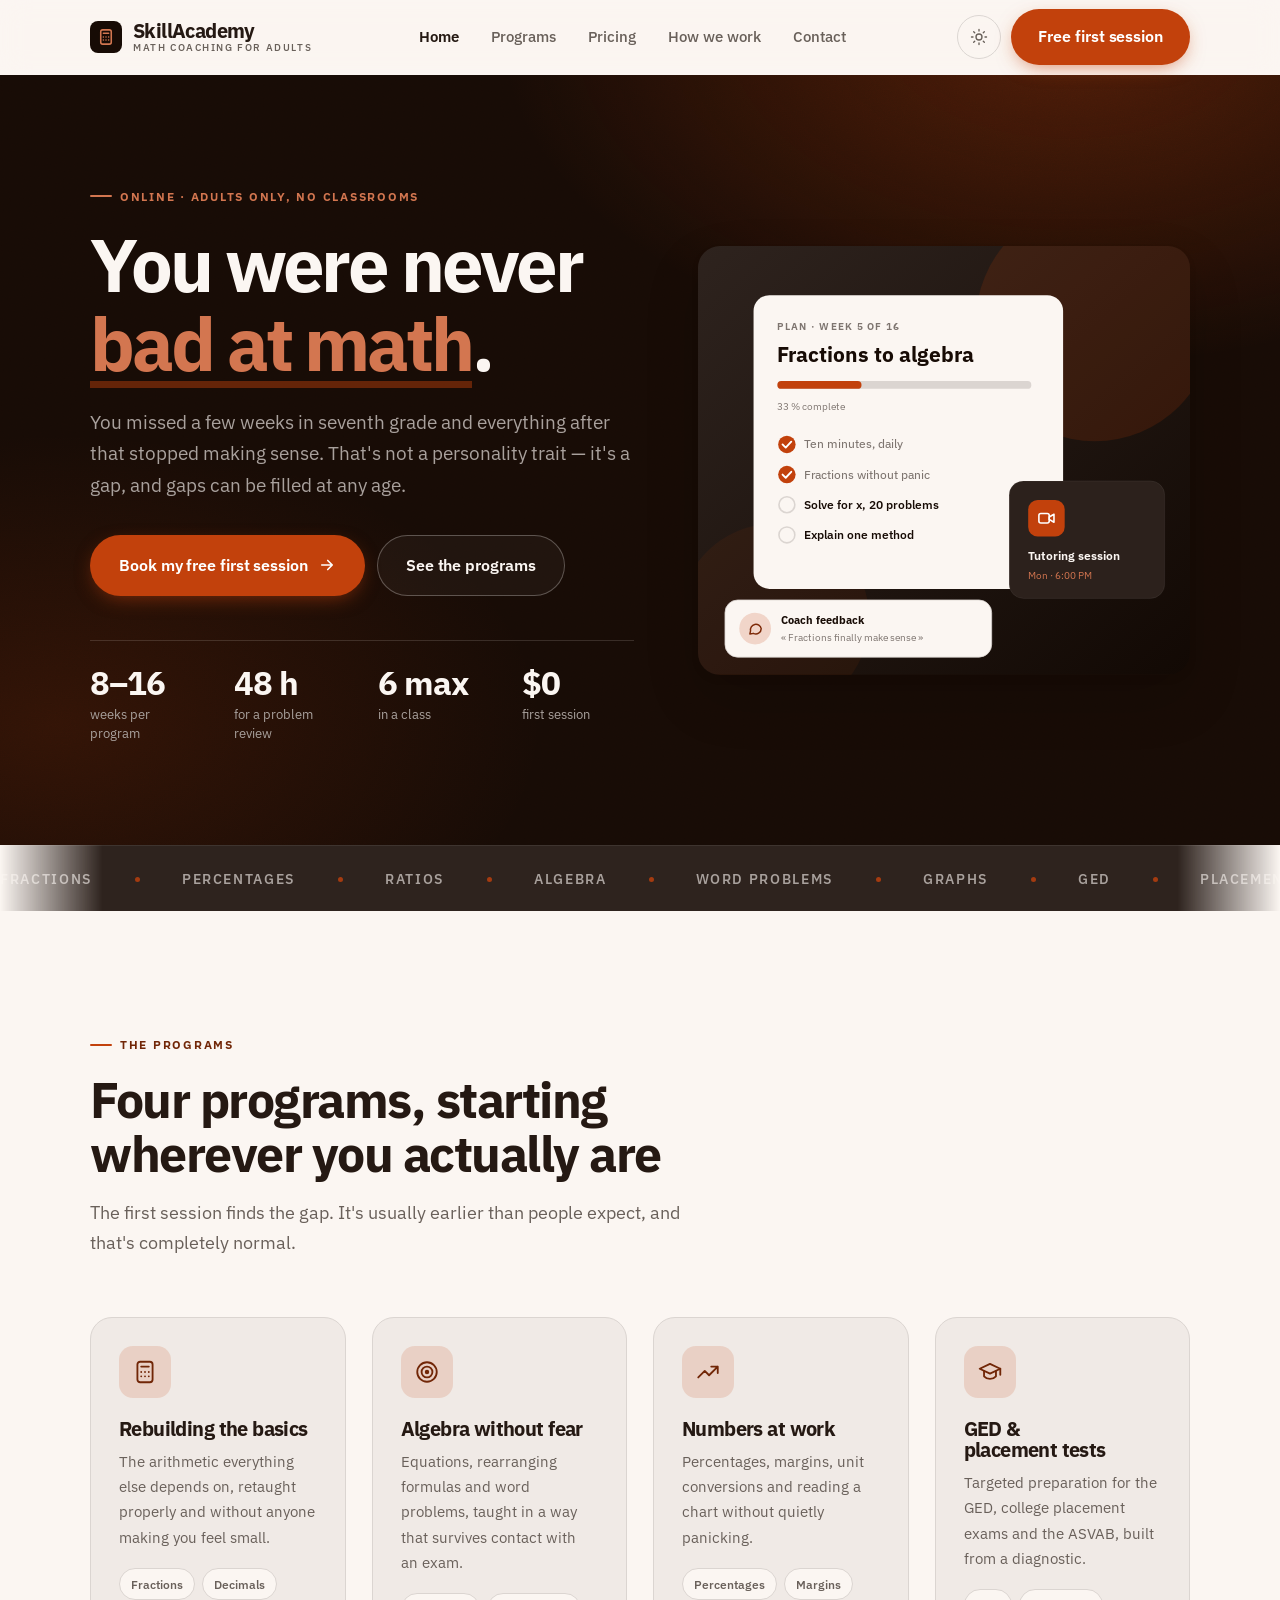
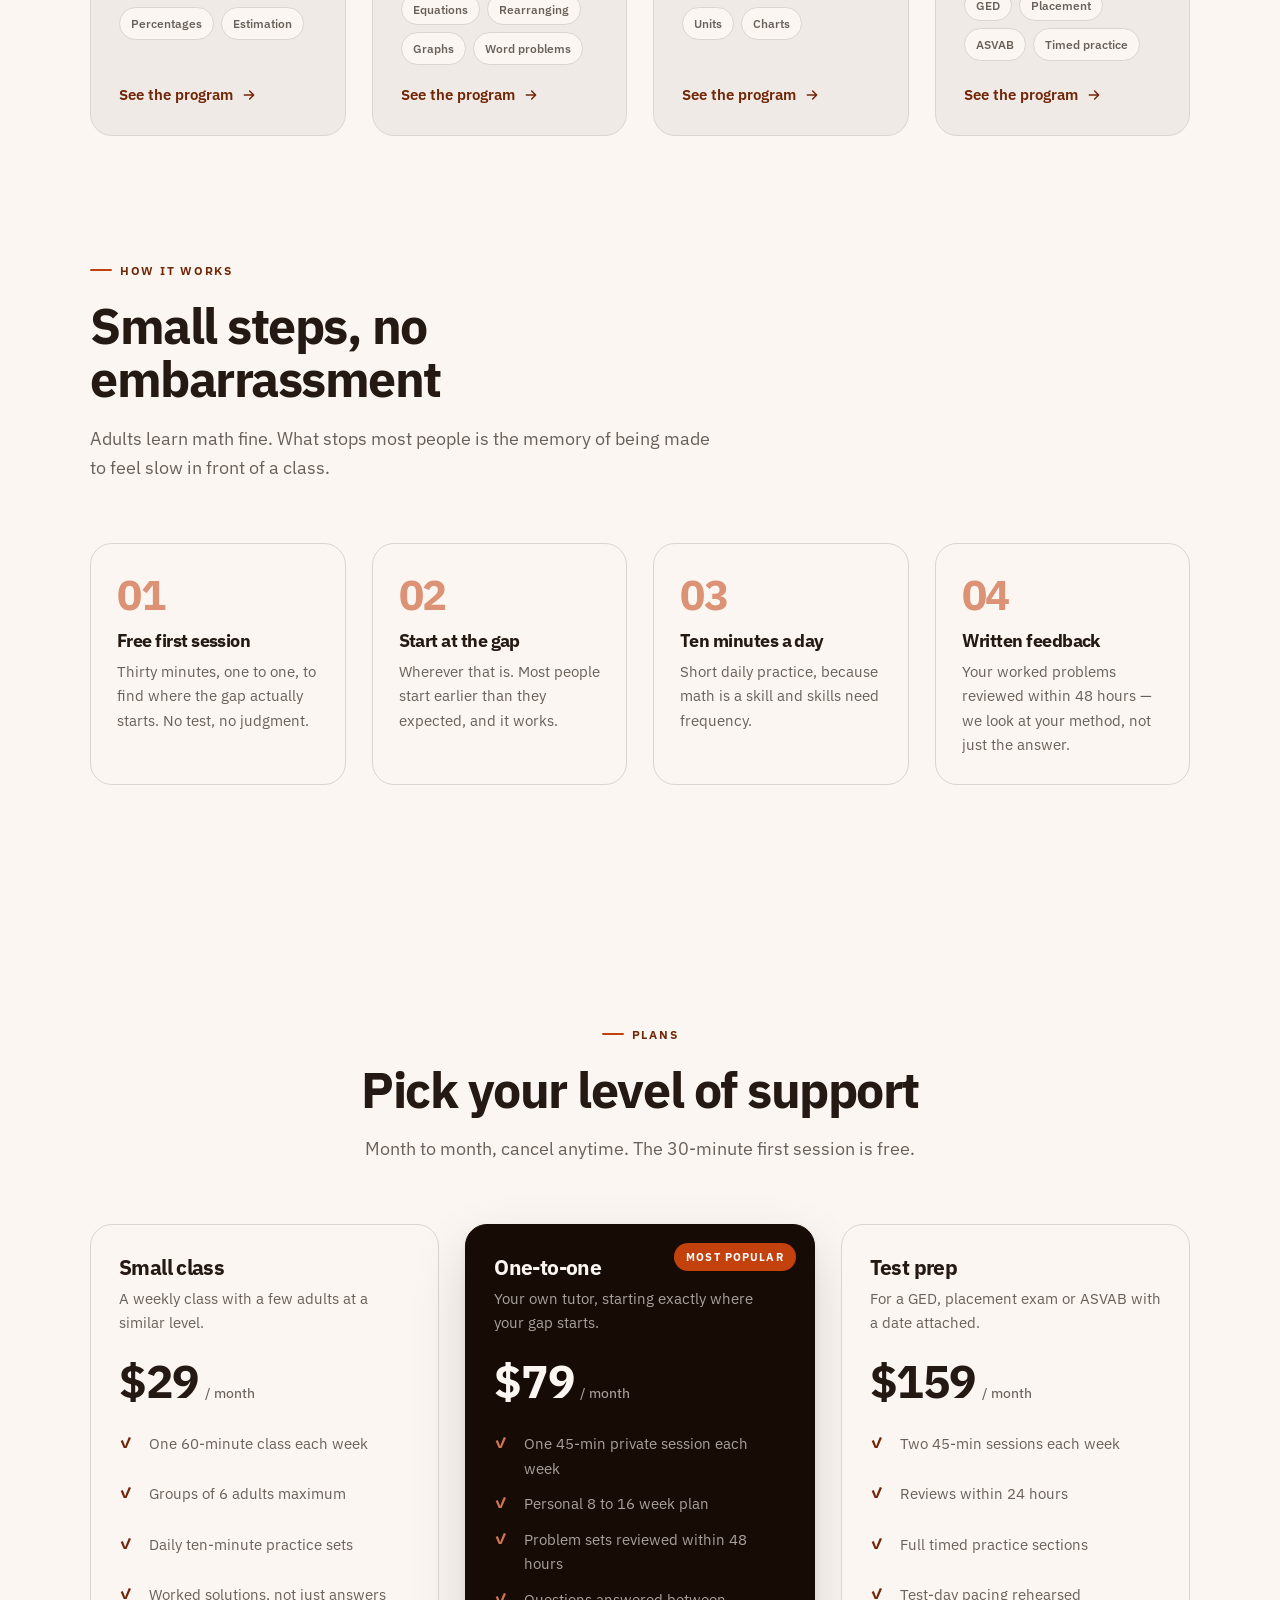
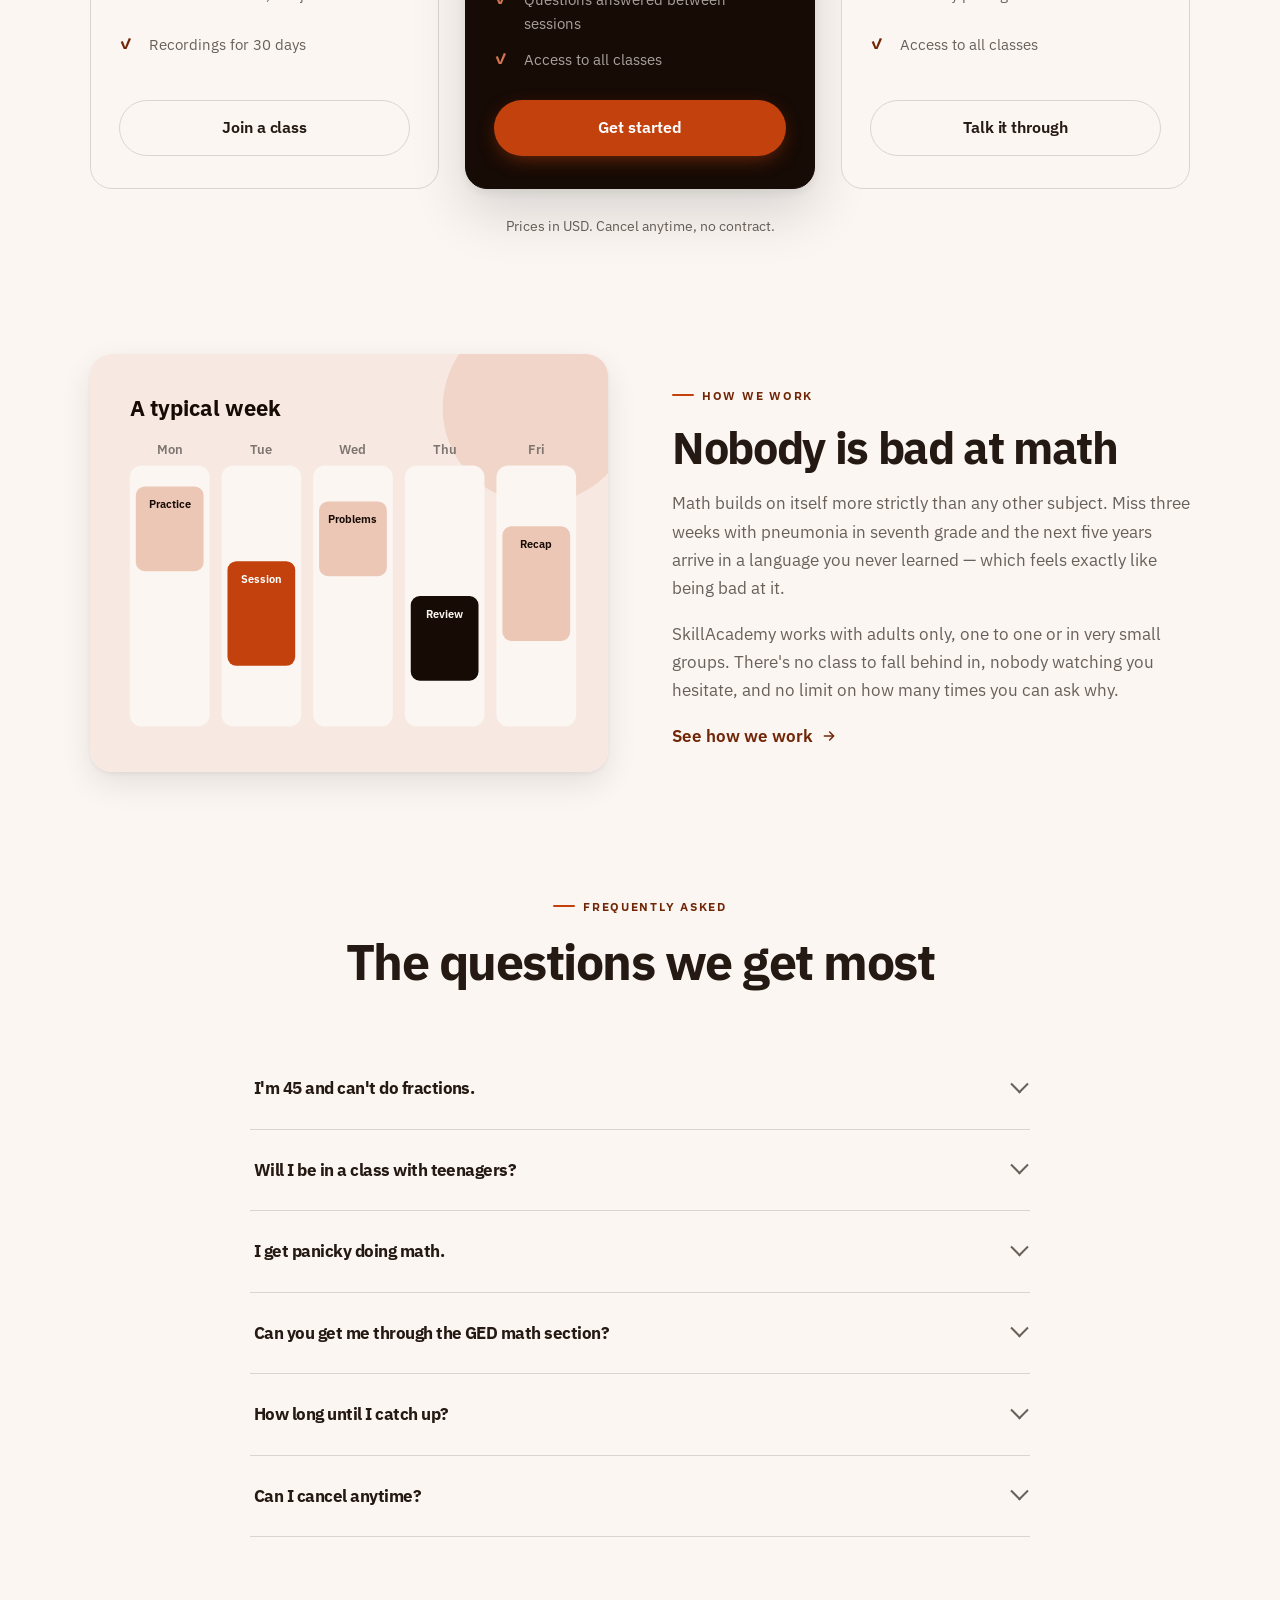
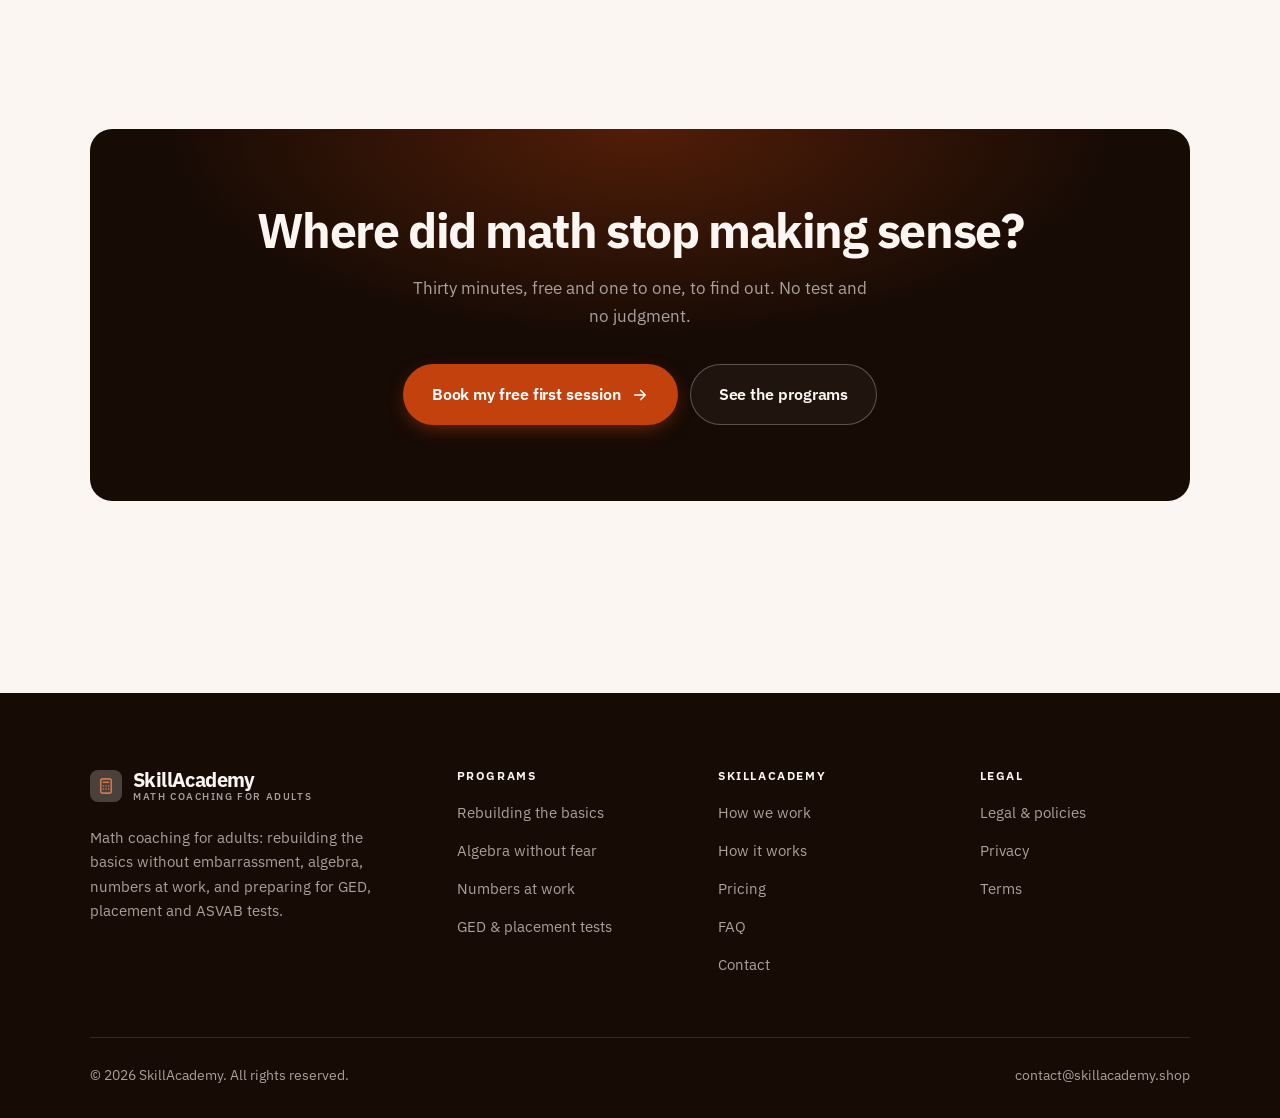
<file: index.html>
<!DOCTYPE html>
<html lang="en" class="no-js">
<head>
<meta charset="utf-8">
<meta name="viewport" content="width=device-width, initial-scale=1">
<title>SkillAcademy — Math coaching for adults who were told they're bad at it</title>
<meta name="description" content="Math coaching for adults: rebuild fractions and percentages, understand algebra, handle numbers at work, prepare for GED or placement tests. Free first session.">
<link rel="canonical" href="https://skillacademy.shop/">

<meta property="og:type" content="website">
<meta property="og:url" content="https://skillacademy.shop/">
<meta property="og:site_name" content="SkillAcademy">
<meta property="og:locale" content="en_US">
<meta property="og:title" content="SkillAcademy — Math coaching for adults who were told they're bad at it">
<meta property="og:description" content="Math coaching for adults: rebuild fractions and percentages, understand algebra, handle numbers at work, prepare for GED or placement tests. Free first session.">
<meta name="theme-color" content="#170b05">

<link rel="icon" href="assets/img/favicon.svg" type="image/svg+xml">
<link rel="preconnect" href="https://fonts.googleapis.com">
<link rel="preconnect" href="https://fonts.gstatic.com" crossorigin>
<link rel="stylesheet" href="https://fonts.googleapis.com/css2?family=IBM+Plex+Sans:wght@400;500;600;700&display=swap">
<link rel="stylesheet" href="assets/css/style.css">

<!-- Thème appliqué avant le premier rendu (évite le flash) -->
<script>
document.documentElement.classList.remove('no-js');
(function(){try{var t=localStorage.getItem('site-theme');if(t){document.documentElement.setAttribute('data-theme',t);}}catch(e){}})();
</script>
<script type="application/ld+json">
{
  "@context": "https://schema.org",
  "@type": "Organization",
  "name": "SkillAcademy",
  "url": "https://skillacademy.shop/",
  "email": "contact@skillacademy.shop",
  "description": "Math coaching for adults: rebuild fractions and percentages, understand algebra, handle numbers at work, prepare for GED or placement tests. Free first session.",
  "areaServed": "US",
  "knowsLanguage": "en"
}
</script>
</head>

<body>
<a class="skip-link" href="#main">Skip to main content</a>

<header class="site-header">
  <nav class="wrap nav" aria-label="Main navigation">
    <a class="brand" href="index.html">
      <svg class="brand__mark" viewBox="0 0 64 64" aria-hidden="true">
        <rect class="bm-bg" width="64" height="64" rx="16"/>
        <g class="bm-ic" transform="translate(14 14) scale(1.5)" fill="none" stroke-width="2.1" stroke-linecap="round" stroke-linejoin="round"><rect x="5" y="2.5" width="14" height="19" rx="2.5"/><path d="M8.5 7h7M8.5 12h.01M12 12h.01M15.5 12h.01M8.5 16h.01M12 16h.01M15.5 16h.01"/></g>
      </svg>
      <span>SkillAcademy<span class="brand__sub">Math coaching for adults</span></span>
    </a>

    <ul class="nav__links" id="nav-links">
      <li><a href="index.html" aria-current="page">Home</a></li>
      <li><a href="programs.html">Programs</a></li>
      <li><a href="index.html#pricing">Pricing</a></li>
      <li><a href="about.html">How we work</a></li>
      <li><a href="contact.html">Contact</a></li>
      <li><a class="btn btn--primary" href="contact.html">Free first session</a></li>
    </ul>

    <div class="nav__cta">
      <button class="theme-toggle" type="button" aria-label="Switch to dark theme">
        <svg class="icon-sun" viewBox="0 0 24 24" fill="none" stroke="currentColor" stroke-width="1.8" stroke-linecap="round" aria-hidden="true"><circle cx="12" cy="12" r="4"/><path d="M12 2v2m0 16v2M2 12h2m16 0h2M4.9 4.9l1.4 1.4m11.4 11.4 1.4 1.4M19.1 4.9l-1.4 1.4M6.3 17.7l-1.4 1.4"/></svg>
        <svg class="icon-moon" viewBox="0 0 24 24" fill="none" stroke="currentColor" stroke-width="1.8" stroke-linecap="round" stroke-linejoin="round" aria-hidden="true"><path d="M21 12.8A9 9 0 1 1 11.2 3a7 7 0 0 0 9.8 9.8z"/></svg>
      </button>
      <a class="btn btn--primary" href="contact.html">Free first session</a>
      <button class="nav__toggle" type="button" aria-expanded="false" aria-controls="nav-links" aria-label="Open menu">
        <svg class="icon-open" viewBox="0 0 24 24" fill="none" stroke="currentColor" stroke-width="2" stroke-linecap="round" aria-hidden="true"><path d="M3 6h18M3 12h18M3 18h18"/></svg>
        <svg class="icon-close" viewBox="0 0 24 24" fill="none" stroke="currentColor" stroke-width="2" stroke-linecap="round" aria-hidden="true"><path d="M6 6l12 12M18 6L6 18"/></svg>
      </button>
    </div>
  </nav>
</header>

<main id="main">

<section class="hero">
  <div class="wrap hero__inner">
    <div>
      <span class="eyebrow hero__eyebrow">Online · Adults only, no classrooms</span>
      <h1>You were never<br> <em>bad at math</em>.</h1>
      <p class="hero__lede">You missed a few weeks in seventh grade and everything after that stopped making sense. That's not a personality trait — it's a gap, and gaps can be filled at any age.</p>

      <div class="hero__actions">
        <a class="btn btn--primary btn--lg" href="contact.html">Book my free first session <svg viewBox="0 0 24 24" fill="none" stroke="currentColor" stroke-width="2.2" stroke-linecap="round" stroke-linejoin="round" aria-hidden="true"><path d="M5 12h14M13 6l6 6-6 6"/></svg></a>
        <a class="btn btn--on-dark btn--lg" href="programs.html">See the programs</a>
      </div>

      <ul class="hero__proof">
        <li><span class="stat__num">8–16</span><span class="stat__label">weeks per program</span></li>
        <li><span class="stat__num">48 h</span><span class="stat__label">for a problem review</span></li>
        <li><span class="stat__num">6 max</span><span class="stat__label">in a class</span></li>
        <li><span class="stat__num">$0</span><span class="stat__label">first session</span></li>
      </ul>
    </div>

    <div class="hero__art">
      <svg viewBox="0 0 620 540" role="img" aria-label="An adult math plan in week 5 of 16, showing this week's work, the next tutoring session and coach feedback.">
        <defs>
          <linearGradient id="hbg" x1="0" y1="0" x2="1" y2="1">
            <stop offset="0" stop-color="#2e231e"/><stop offset="1" stop-color="#120904"/>
          </linearGradient>
        </defs>
        <rect width="620" height="540" rx="22" fill="url(#hbg)"/>
        <circle cx="500" cy="96" r="150" fill="#c2410c" opacity=".16"/>
        <circle cx="96" cy="470" r="120" fill="#c2410c" opacity=".08"/>

        <g style="font-family: var(--font-body)">
          <!-- Carte programme -->
          <rect x="70" y="62" width="390" height="370" rx="20" fill="#fbf6f2"/>
          <text x="100" y="106" font-size="12" font-weight="650" letter-spacing="1.6" fill="#7e7570">PLAN · WEEK 5 OF 16</text>
          <text x="100" y="146" font-size="27" font-weight="700" fill="#170b05" style="font-family: var(--font-display)">Fractions to algebra</text>
          <rect x="100" y="170" width="320" height="10" rx="5" fill="#dbd5d1"/>
          <rect x="100" y="170" width="106" height="10" rx="5" fill="#c2410c"/>
          <text x="100" y="206" font-size="13" fill="#7e7570">33 % complete</text>
          <circle cx="112" cy="250" r="11" fill="#c2410c"/><path d="M106.5 250l4 4 7-7.5" fill="none" stroke="#ffffff" stroke-width="2.4" stroke-linecap="round" stroke-linejoin="round"/><text x="134" y="255" font-size="15.5" fill="#7e7570" font-weight="450">Ten minutes, daily</text>
          <circle cx="112" cy="288" r="11" fill="#c2410c"/><path d="M106.5 288l4 4 7-7.5" fill="none" stroke="#ffffff" stroke-width="2.4" stroke-linecap="round" stroke-linejoin="round"/><text x="134" y="293" font-size="15.5" fill="#7e7570" font-weight="450">Fractions without panic</text>
          <circle cx="112" cy="326" r="10" fill="none" stroke="#dbd5d1" stroke-width="2"/><text x="134" y="331" font-size="15.5" fill="#170b05" font-weight="560">Solve for x, 20 problems</text>
          <circle cx="112" cy="364" r="10" fill="none" stroke="#dbd5d1" stroke-width="2"/><text x="134" y="369" font-size="15.5" fill="#170b05" font-weight="560">Explain one method</text>

          <!-- Carte séance -->
          <rect x="392" y="296" width="196" height="148" rx="18" fill="#2c211c" stroke="#ffffff" stroke-opacity=".08"/>
          <rect x="416" y="320" width="46" height="46" rx="12" fill="#c2410c"/>
          <g transform="translate(427 331)" fill="none" stroke="#ffffff" color="#ffffff" stroke-width="2" stroke-linecap="round" stroke-linejoin="round"><rect x="2.5" y="6" width="13" height="12" rx="2.5"/><path d="M15.5 10.5 21.5 7v10l-6-3.5z"/></g>
          <text x="416" y="396" font-size="15" font-weight="650" fill="#fbf6f2">Tutoring session</text>
          <text x="416" y="420" font-size="13" fill="#d37650">Mon · 6:00 PM</text>

          <!-- Retour du coach -->
          <rect x="34" y="446" width="336" height="72" rx="16" fill="#fbf6f2" stroke="#dbd5d1"/>
          <circle cx="72" cy="482" r="20" fill="#f1d5c9"/>
          <g transform="translate(62 472) scale(.84)" fill="none" stroke="#7e2a08" stroke-width="2.2" stroke-linecap="round" stroke-linejoin="round"><path d="M21 12a8 8 0 0 1-11.6 7.1L4 20l1-4.6A8 8 0 1 1 21 12z"/></g>
          <text x="104" y="476" font-size="13.5" font-weight="700" fill="#170b05">Coach feedback</text>
          <text x="104" y="498" font-size="13" fill="#7e7570">« Fractions finally make sense »</text>
        </g>
      </svg>
    </div>
  </div>
</section>

<div class="marquee" aria-hidden="true">
  <div class="marquee__track"><span>Fractions</span><span>Percentages</span><span>Ratios</span><span>Algebra</span><span>Word problems</span><span>Graphs</span><span>GED</span><span>Placement tests</span><span>ASVAB</span><span>Math anxiety</span><span>Fractions</span><span>Percentages</span><span>Ratios</span><span>Algebra</span><span>Word problems</span><span>Graphs</span><span>GED</span><span>Placement tests</span><span>ASVAB</span><span>Math anxiety</span></div>
</div>

<section class="section wrap" id="programs">
  <div class="section-head reveal">
    <span class="eyebrow">The programs</span>
    <h2>Four programs, starting wherever you actually are</h2>
    <p>The first session finds the gap. It's usually earlier than people expect, and that's completely normal.</p>
  </div>
  <div class="grid grid--4 reveal-group">
    <a class="card" href="programs.html#basics">
      <div class="card__icon"><svg viewBox="0 0 24 24" fill="none" stroke="currentColor" stroke-width="1.7" stroke-linecap="round" stroke-linejoin="round" aria-hidden="true"><rect x="5" y="2.5" width="14" height="19" rx="2.5"/><path d="M8.5 7h7M8.5 12h.01M12 12h.01M15.5 12h.01M8.5 16h.01M12 16h.01M15.5 16h.01"/></svg></div>
      <h3>Rebuilding the basics</h3>
      <p>The arithmetic everything else depends on, retaught properly and without anyone making you feel small.</p>
      <ul class="tags"><li>Fractions</li><li>Decimals</li><li>Percentages</li><li>Estimation</li></ul>
      <span class="arrow-link">See the program <svg viewBox="0 0 24 24" fill="none" stroke="currentColor" stroke-width="2.2" stroke-linecap="round" stroke-linejoin="round" aria-hidden="true"><path d="M5 12h14M13 6l6 6-6 6"/></svg></span>
    </a>
    <a class="card" href="programs.html#algebra">
      <div class="card__icon"><svg viewBox="0 0 24 24" fill="none" stroke="currentColor" stroke-width="1.7" stroke-linecap="round" stroke-linejoin="round" aria-hidden="true"><circle cx="12" cy="12" r="9"/><circle cx="12" cy="12" r="5"/><circle cx="12" cy="12" r="1.2" fill="currentColor"/></svg></div>
      <h3>Algebra without fear</h3>
      <p>Equations, rearranging formulas and word problems, taught in a way that survives contact with an exam.</p>
      <ul class="tags"><li>Equations</li><li>Rearranging</li><li>Graphs</li><li>Word problems</li></ul>
      <span class="arrow-link">See the program <svg viewBox="0 0 24 24" fill="none" stroke="currentColor" stroke-width="2.2" stroke-linecap="round" stroke-linejoin="round" aria-hidden="true"><path d="M5 12h14M13 6l6 6-6 6"/></svg></span>
    </a>
    <a class="card" href="programs.html#work">
      <div class="card__icon"><svg viewBox="0 0 24 24" fill="none" stroke="currentColor" stroke-width="1.7" stroke-linecap="round" stroke-linejoin="round" aria-hidden="true"><path d="M3 17l6-6 4 4 8-8M15 7h6v6"/></svg></div>
      <h3>Numbers at work</h3>
      <p>Percentages, margins, unit conversions and reading a chart without quietly panicking.</p>
      <ul class="tags"><li>Percentages</li><li>Margins</li><li>Units</li><li>Charts</li></ul>
      <span class="arrow-link">See the program <svg viewBox="0 0 24 24" fill="none" stroke="currentColor" stroke-width="2.2" stroke-linecap="round" stroke-linejoin="round" aria-hidden="true"><path d="M5 12h14M13 6l6 6-6 6"/></svg></span>
    </a>
    <a class="card" href="programs.html#tests">
      <div class="card__icon"><svg viewBox="0 0 24 24" fill="none" stroke="currentColor" stroke-width="1.7" stroke-linecap="round" stroke-linejoin="round" aria-hidden="true"><path d="M2.5 9 12 4.5 21.5 9 12 13.5z"/><path d="M6.5 11v5c1.5 1.6 3.4 2.4 5.5 2.4s4-.8 5.5-2.4v-5M21.5 9v5.5"/></svg></div>
      <h3>GED &amp; placement tests</h3>
      <p>Targeted preparation for the GED, college placement exams and the ASVAB, built from a diagnostic.</p>
      <ul class="tags"><li>GED</li><li>Placement</li><li>ASVAB</li><li>Timed practice</li></ul>
      <span class="arrow-link">See the program <svg viewBox="0 0 24 24" fill="none" stroke="currentColor" stroke-width="2.2" stroke-linecap="round" stroke-linejoin="round" aria-hidden="true"><path d="M5 12h14M13 6l6 6-6 6"/></svg></span>
    </a>
  </div>
</section>

<section class="section section--flush wrap" id="how-it-works">
  <div class="section-head reveal">
    <span class="eyebrow">How it works</span>
    <h2>Small steps, no embarrassment</h2>
    <p>Adults learn math fine. What stops most people is the memory of being made to feel slow in front of a class.</p>
  </div>
  <div class="grid grid--4 steps reveal-group">
    <article class="step">
      <h3>Free first session</h3>
      <p>Thirty minutes, one to one, to find where the gap actually starts. No test, no judgment.</p>
    </article>
    <article class="step">
      <h3>Start at the gap</h3>
      <p>Wherever that is. Most people start earlier than they expected, and it works.</p>
    </article>
    <article class="step">
      <h3>Ten minutes a day</h3>
      <p>Short daily practice, because math is a skill and skills need frequency.</p>
    </article>
    <article class="step">
      <h3>Written feedback</h3>
      <p>Your worked problems reviewed within 48 hours — we look at your method, not just the answer.</p>
    </article>
  </div>
</section>

<section class="section wrap" id="pricing">
  <div class="section-head section-head--center reveal">
    <span class="eyebrow">Plans</span>
    <h2>Pick your level of support</h2>
    <p>Month to month, cancel anytime. The 30-minute first session is free.</p>
  </div>
  <div class="grid grid--3 plans reveal-group">
    <article class="plan">
      
      <h3>Small class</h3>
      <p class="plan__desc">A weekly class with a few adults at a similar level.</p>
      <p class="plan__price">$29<span class="plan__period">/ month</span></p>
      <ul class="plan__features">
        <li>One 60-minute class each week</li>
        <li>Groups of 6 adults maximum</li>
        <li>Daily ten-minute practice sets</li>
        <li>Worked solutions, not just answers</li>
        <li>Recordings for 30 days</li>
      </ul>
      <a class="btn btn--ghost btn--block" href="contact.html">Join a class</a>
    </article>
    <article class="plan plan--featured">
      <span class="plan__tag">Most popular</span>
      <h3>One-to-one</h3>
      <p class="plan__desc">Your own tutor, starting exactly where your gap starts.</p>
      <p class="plan__price">$79<span class="plan__period">/ month</span></p>
      <ul class="plan__features">
        <li>One 45-min private session each week</li>
        <li>Personal 8 to 16 week plan</li>
        <li>Problem sets reviewed within 48 hours</li>
        <li>Questions answered between sessions</li>
        <li>Access to all classes</li>
      </ul>
      <a class="btn btn--primary btn--block" href="contact.html">Get started</a>
    </article>
    <article class="plan">
      
      <h3>Test prep</h3>
      <p class="plan__desc">For a GED, placement exam or ASVAB with a date attached.</p>
      <p class="plan__price">$159<span class="plan__period">/ month</span></p>
      <ul class="plan__features">
        <li>Two 45-min sessions each week</li>
        <li>Reviews within 24 hours</li>
        <li>Full timed practice sections</li>
        <li>Test-day pacing rehearsed</li>
        <li>Access to all classes</li>
      </ul>
      <a class="btn btn--ghost btn--block" href="contact.html">Talk it through</a>
    </article>
  </div>
  <p class="plans-note">Prices in USD. Cancel anytime, no contract.</p>
</section>

<section class="section section--flush wrap">
  <div class="split reveal">
    <div class="split__art">
      <svg viewBox="0 0 520 420" role="img" aria-label="Example of a typical week: Practice, Session, Problems, Review, Recap.">
        <rect width="520" height="420" rx="20" fill="#f7e9e2"/>
        <circle cx="450" cy="54" r="96" fill="#c2410c" opacity=".12"/>
        <g style="font-family: var(--font-body)">
        <text x="40" y="62" font-size="22" font-weight="700" fill="#170b05" style="font-family: var(--font-display)">A typical week</text>
        <text x="80" y="100" text-anchor="middle" font-size="13" font-weight="600" fill="#7e7570">Mon</text>
        <rect x="40" y="112" width="80" height="262" rx="12" fill="#fbf6f2"/>
        <rect x="46" y="133" width="68" height="85" rx="9" fill="#ecc7b6"/>
        <text x="80" y="155" text-anchor="middle" font-size="11" font-weight="650" fill="#170b05">Practice</text>
        <text x="172" y="100" text-anchor="middle" font-size="13" font-weight="600" fill="#7e7570">Tue</text>
        <rect x="132" y="112" width="80" height="262" rx="12" fill="#fbf6f2"/>
        <rect x="138" y="208" width="68" height="105" rx="9" fill="#c2410c"/>
        <text x="172" y="230" text-anchor="middle" font-size="11" font-weight="650" fill="#ffffff">Session</text>
        <text x="264" y="100" text-anchor="middle" font-size="13" font-weight="600" fill="#7e7570">Wed</text>
        <rect x="224" y="112" width="80" height="262" rx="12" fill="#fbf6f2"/>
        <rect x="230" y="148" width="68" height="75" rx="9" fill="#ecc7b6"/>
        <text x="264" y="170" text-anchor="middle" font-size="11" font-weight="650" fill="#170b05">Problems</text>
        <text x="356" y="100" text-anchor="middle" font-size="13" font-weight="600" fill="#7e7570">Thu</text>
        <rect x="316" y="112" width="80" height="262" rx="12" fill="#fbf6f2"/>
        <rect x="322" y="243" width="68" height="85" rx="9" fill="#170b05"/>
        <text x="356" y="265" text-anchor="middle" font-size="11" font-weight="650" fill="#fbf6f2">Review</text>
        <text x="448" y="100" text-anchor="middle" font-size="13" font-weight="600" fill="#7e7570">Fri</text>
        <rect x="408" y="112" width="80" height="262" rx="12" fill="#fbf6f2"/>
        <rect x="414" y="173" width="68" height="115" rx="9" fill="#ecc7b6"/>
        <text x="448" y="195" text-anchor="middle" font-size="11" font-weight="650" fill="#170b05">Recap</text>
        </g>
      </svg>
    </div>
    <div>
      <span class="eyebrow">How we work</span>
      <h2>Nobody is bad at math</h2>
      <p>Math builds on itself more strictly than any other subject. Miss three weeks with pneumonia in seventh grade and the next five years arrive in a language you never learned — which feels exactly like being bad at it.</p>
      <p>SkillAcademy works with adults only, one to one or in very small groups. There's no class to fall behind in, nobody watching you hesitate, and no limit on how many times you can ask why.</p>
      <p><a class="arrow-link" href="about.html">See how we work <svg viewBox="0 0 24 24" fill="none" stroke="currentColor" stroke-width="2.2" stroke-linecap="round" stroke-linejoin="round" aria-hidden="true"><path d="M5 12h14M13 6l6 6-6 6"/></svg></a></p>
    </div>
  </div>
</section>

<section class="section section--flush wrap" id="faq">
  <div class="section-head section-head--center reveal">
    <span class="eyebrow">Frequently asked</span>
    <h2>The questions we get most</h2>
  </div>
  <div class="faq reveal">
    <details>
      <summary>I'm 45 and can't do fractions.</summary>
      <p>That's an extremely common starting point here, and not a reflection of your intelligence. Adults usually move faster than teenagers because they know why they're there.</p>
    </details>
    <details>
      <summary>Will I be in a class with teenagers?</summary>
      <p>No. We work with adults only, one to one or in small adult groups.</p>
    </details>
    <details>
      <summary>I get panicky doing math.</summary>
      <p>Math anxiety is real and well documented. We work slowly, without timed pressure at the start, and build confidence before speed. It isn't therapy, and if anxiety goes well beyond math we'll suggest speaking to a professional.</p>
    </details>
    <details>
      <summary>Can you get me through the GED math section?</summary>
      <p>We prepare you thoroughly, but no honest tutor guarantees a pass. We'll tell you plainly whether your test date is realistic.</p>
    </details>
    <details>
      <summary>How long until I catch up?</summary>
      <p>It depends on where the gap starts and how consistently you practice. Ten minutes a day matters more than any single session.</p>
    </details>
    <details>
      <summary>Can I cancel anytime?</summary>
      <p>Yes. No contract, no minimum term. Access stays open until the end of the month you already paid for.</p>
    </details>
  </div>
</section>

<section class="wrap section--tight">
  <div class="cta-band reveal">
    <h2>Where did math stop making sense?</h2>
    <p>Thirty minutes, free and one to one, to find out. No test and no judgment.</p>
    <div class="hero__actions">
      <a class="btn btn--primary btn--lg" href="contact.html">Book my free first session <svg viewBox="0 0 24 24" fill="none" stroke="currentColor" stroke-width="2.2" stroke-linecap="round" stroke-linejoin="round" aria-hidden="true"><path d="M5 12h14M13 6l6 6-6 6"/></svg></a>
      <a class="btn btn--on-dark btn--lg" href="programs.html">See the programs</a>
    </div>
  </div>
</section>

</main>

<footer class="site-footer">
  <div class="wrap">
    <div class="footer__grid">
      <div class="footer__brand">
        <a class="brand" href="index.html">
          <svg class="brand__mark" viewBox="0 0 64 64" aria-hidden="true">
        <rect class="bm-bg" width="64" height="64" rx="16"/>
        <g class="bm-ic" transform="translate(14 14) scale(1.5)" fill="none" stroke-width="2.1" stroke-linecap="round" stroke-linejoin="round"><rect x="5" y="2.5" width="14" height="19" rx="2.5"/><path d="M8.5 7h7M8.5 12h.01M12 12h.01M15.5 12h.01M8.5 16h.01M12 16h.01M15.5 16h.01"/></g>
      </svg>
          <span>SkillAcademy<span class="brand__sub">Math coaching for adults</span></span>
        </a>
        <p>Math coaching for adults: rebuilding the basics without embarrassment, algebra, numbers at work, and preparing for GED, placement and ASVAB tests.</p>
      </div>

      <div class="footer__col">
        <h4>Programs</h4>
        <ul>
          <li><a href="programs.html#basics">Rebuilding the basics</a></li>
          <li><a href="programs.html#algebra">Algebra without fear</a></li>
          <li><a href="programs.html#work">Numbers at work</a></li>
          <li><a href="programs.html#tests">GED &amp; placement tests</a></li>
        </ul>
      </div>

      <div class="footer__col">
        <h4>SkillAcademy</h4>
        <ul>
          <li><a href="about.html">How we work</a></li>
          <li><a href="index.html#how-it-works">How it works</a></li>
          <li><a href="index.html#pricing">Pricing</a></li>
          <li><a href="index.html#faq">FAQ</a></li>
          <li><a href="contact.html">Contact</a></li>
        </ul>
      </div>

      <div class="footer__col">
        <h4>Legal</h4>
        <ul>
          <li><a href="legal.html">Legal &amp; policies</a></li>
          <li><a href="legal.html#privacy">Privacy</a></li>
          <li><a href="legal.html#terms">Terms</a></li>
        </ul>
      </div>
    </div>

    <div class="footer__bottom">
      <p>© <span data-year>2026</span> SkillAcademy. All rights reserved.</p>
      <p><a href="mailto:contact@skillacademy.shop">contact@skillacademy.shop</a></p>
    </div>
  </div>
</footer>

<script src="assets/js/main.js" defer></script>
</body>
</html>
</file>
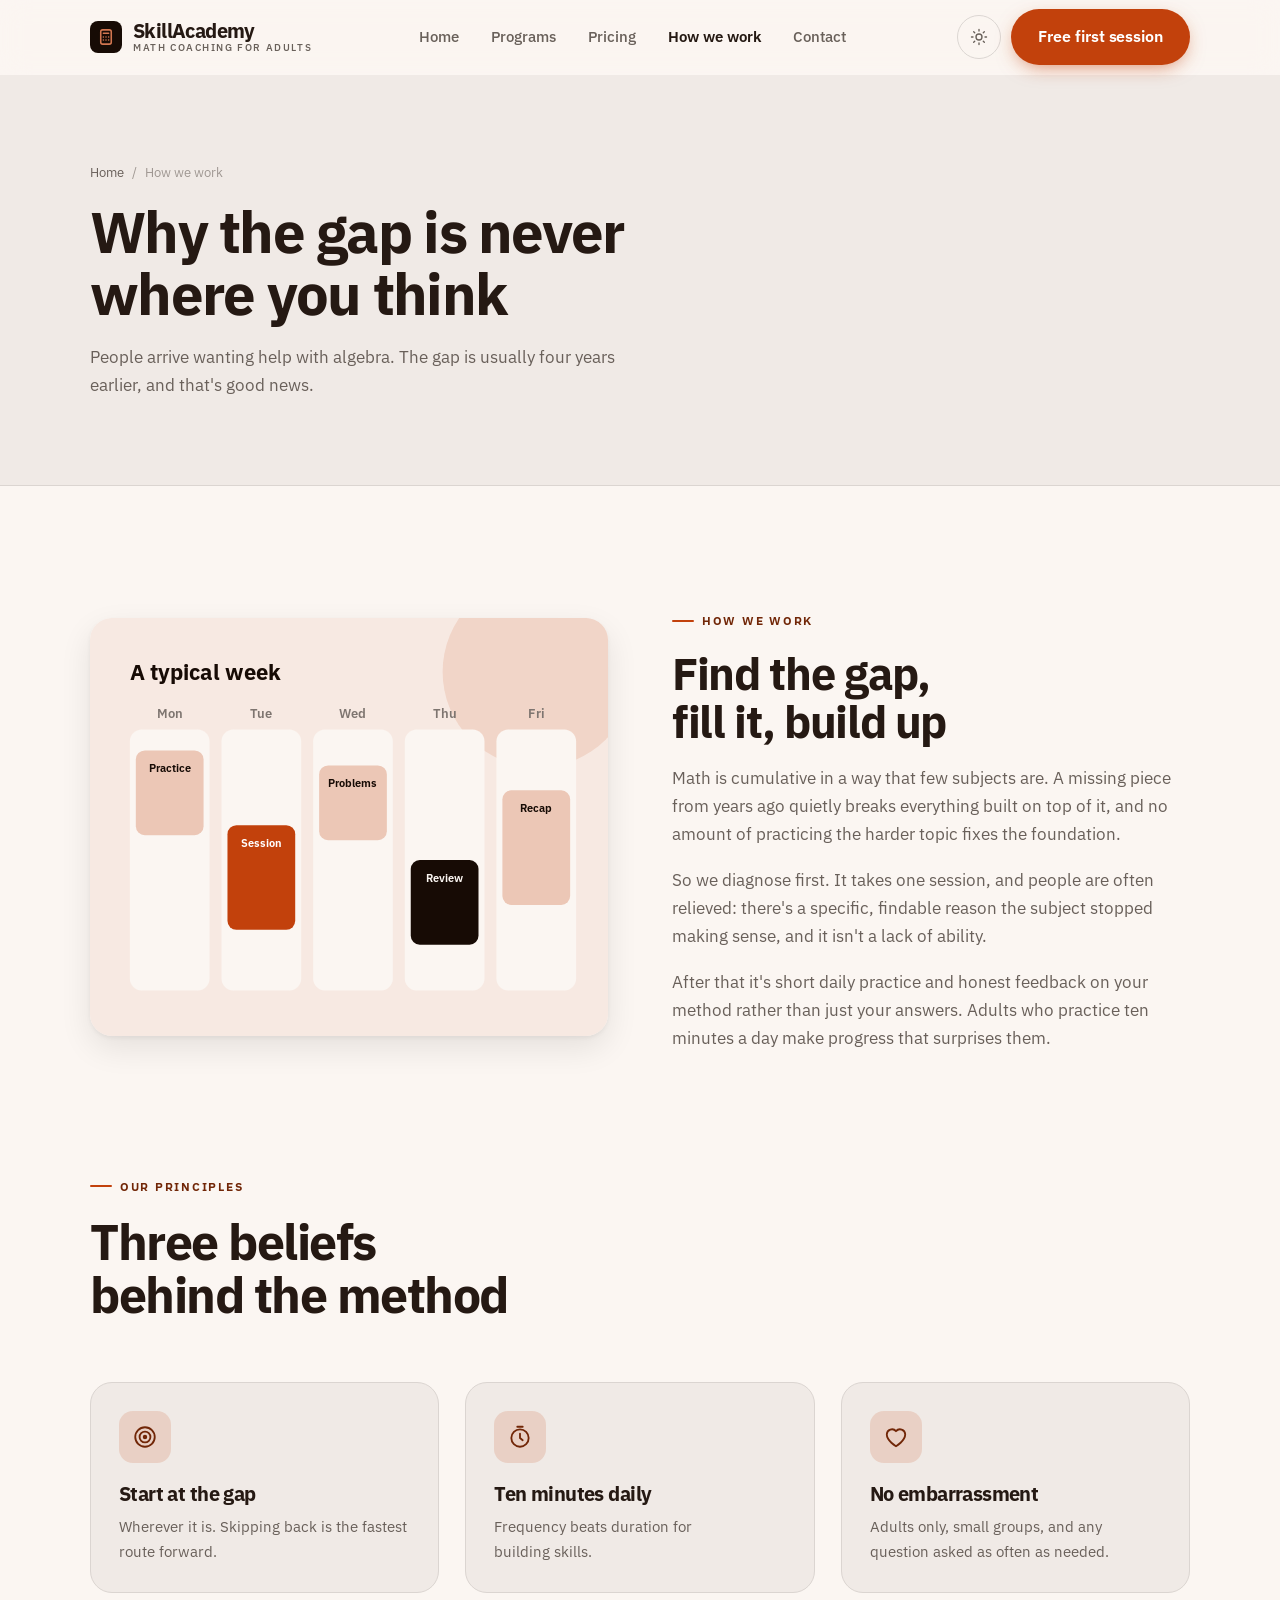
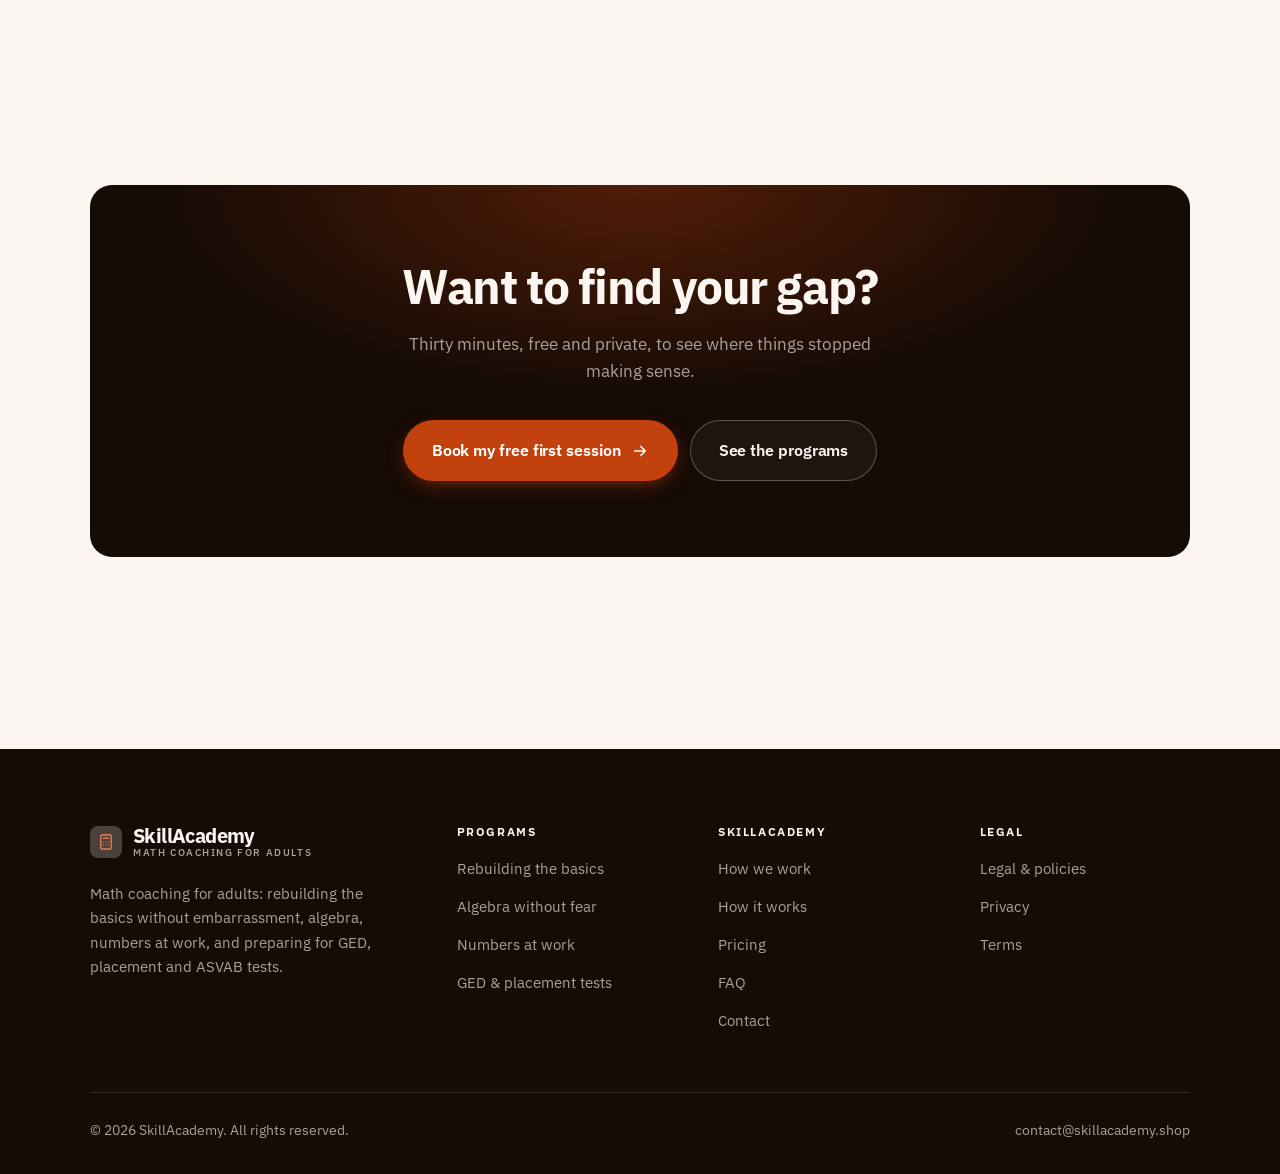
<file: about.html>
<!DOCTYPE html>
<html lang="en" class="no-js">
<head>
<meta charset="utf-8">
<meta name="viewport" content="width=device-width, initial-scale=1">
<title>How we work — SkillAcademy</title>
<meta name="description" content="Why adults struggle with math, how coaching fixes it, and the principles behind SkillAcademy.">
<link rel="canonical" href="https://skillacademy.shop/about.html">

<meta property="og:type" content="website">
<meta property="og:url" content="https://skillacademy.shop/about.html">
<meta property="og:site_name" content="SkillAcademy">
<meta property="og:locale" content="en_US">
<meta property="og:title" content="How we work — SkillAcademy">
<meta property="og:description" content="Why adults struggle with math, how coaching fixes it, and the principles behind SkillAcademy.">
<meta name="theme-color" content="#170b05">

<link rel="icon" href="assets/img/favicon.svg" type="image/svg+xml">
<link rel="preconnect" href="https://fonts.googleapis.com">
<link rel="preconnect" href="https://fonts.gstatic.com" crossorigin>
<link rel="stylesheet" href="https://fonts.googleapis.com/css2?family=IBM+Plex+Sans:wght@400;500;600;700&display=swap">
<link rel="stylesheet" href="assets/css/style.css">

<!-- Thème appliqué avant le premier rendu (évite le flash) -->
<script>
document.documentElement.classList.remove('no-js');
(function(){try{var t=localStorage.getItem('site-theme');if(t){document.documentElement.setAttribute('data-theme',t);}}catch(e){}})();
</script>
</head>

<body>
<a class="skip-link" href="#main">Skip to main content</a>

<header class="site-header">
  <nav class="wrap nav" aria-label="Main navigation">
    <a class="brand" href="index.html">
      <svg class="brand__mark" viewBox="0 0 64 64" aria-hidden="true">
        <rect class="bm-bg" width="64" height="64" rx="16"/>
        <g class="bm-ic" transform="translate(14 14) scale(1.5)" fill="none" stroke-width="2.1" stroke-linecap="round" stroke-linejoin="round"><rect x="5" y="2.5" width="14" height="19" rx="2.5"/><path d="M8.5 7h7M8.5 12h.01M12 12h.01M15.5 12h.01M8.5 16h.01M12 16h.01M15.5 16h.01"/></g>
      </svg>
      <span>SkillAcademy<span class="brand__sub">Math coaching for adults</span></span>
    </a>

    <ul class="nav__links" id="nav-links">
      <li><a href="index.html">Home</a></li>
      <li><a href="programs.html">Programs</a></li>
      <li><a href="index.html#pricing">Pricing</a></li>
      <li><a href="about.html" aria-current="page">How we work</a></li>
      <li><a href="contact.html">Contact</a></li>
      <li><a class="btn btn--primary" href="contact.html">Free first session</a></li>
    </ul>

    <div class="nav__cta">
      <button class="theme-toggle" type="button" aria-label="Switch to dark theme">
        <svg class="icon-sun" viewBox="0 0 24 24" fill="none" stroke="currentColor" stroke-width="1.8" stroke-linecap="round" aria-hidden="true"><circle cx="12" cy="12" r="4"/><path d="M12 2v2m0 16v2M2 12h2m16 0h2M4.9 4.9l1.4 1.4m11.4 11.4 1.4 1.4M19.1 4.9l-1.4 1.4M6.3 17.7l-1.4 1.4"/></svg>
        <svg class="icon-moon" viewBox="0 0 24 24" fill="none" stroke="currentColor" stroke-width="1.8" stroke-linecap="round" stroke-linejoin="round" aria-hidden="true"><path d="M21 12.8A9 9 0 1 1 11.2 3a7 7 0 0 0 9.8 9.8z"/></svg>
      </button>
      <a class="btn btn--primary" href="contact.html">Free first session</a>
      <button class="nav__toggle" type="button" aria-expanded="false" aria-controls="nav-links" aria-label="Open menu">
        <svg class="icon-open" viewBox="0 0 24 24" fill="none" stroke="currentColor" stroke-width="2" stroke-linecap="round" aria-hidden="true"><path d="M3 6h18M3 12h18M3 18h18"/></svg>
        <svg class="icon-close" viewBox="0 0 24 24" fill="none" stroke="currentColor" stroke-width="2" stroke-linecap="round" aria-hidden="true"><path d="M6 6l12 12M18 6L6 18"/></svg>
      </button>
    </div>
  </nav>
</header>

<main id="main">

<section class="page-head">
  <div class="wrap">
    <nav class="breadcrumb" aria-label="Breadcrumb">
      <a href="index.html">Home</a><span>/</span><span aria-current="page">How we work</span>
    </nav>
    <h1>Why the gap is never where you think</h1>
    <p>People arrive wanting help with algebra. The gap is usually four years earlier, and that's good news.</p>
  </div>
</section>

<section class="section wrap">
  <div class="split reveal">
    <div class="split__art">
      <svg viewBox="0 0 520 420" role="img" aria-label="Example of a typical week: Practice, Session, Problems, Review, Recap.">
        <rect width="520" height="420" rx="20" fill="#f7e9e2"/>
        <circle cx="450" cy="54" r="96" fill="#c2410c" opacity=".12"/>
        <g style="font-family: var(--font-body)">
        <text x="40" y="62" font-size="22" font-weight="700" fill="#170b05" style="font-family: var(--font-display)">A typical week</text>
        <text x="80" y="100" text-anchor="middle" font-size="13" font-weight="600" fill="#7e7570">Mon</text>
        <rect x="40" y="112" width="80" height="262" rx="12" fill="#fbf6f2"/>
        <rect x="46" y="133" width="68" height="85" rx="9" fill="#ecc7b6"/>
        <text x="80" y="155" text-anchor="middle" font-size="11" font-weight="650" fill="#170b05">Practice</text>
        <text x="172" y="100" text-anchor="middle" font-size="13" font-weight="600" fill="#7e7570">Tue</text>
        <rect x="132" y="112" width="80" height="262" rx="12" fill="#fbf6f2"/>
        <rect x="138" y="208" width="68" height="105" rx="9" fill="#c2410c"/>
        <text x="172" y="230" text-anchor="middle" font-size="11" font-weight="650" fill="#ffffff">Session</text>
        <text x="264" y="100" text-anchor="middle" font-size="13" font-weight="600" fill="#7e7570">Wed</text>
        <rect x="224" y="112" width="80" height="262" rx="12" fill="#fbf6f2"/>
        <rect x="230" y="148" width="68" height="75" rx="9" fill="#ecc7b6"/>
        <text x="264" y="170" text-anchor="middle" font-size="11" font-weight="650" fill="#170b05">Problems</text>
        <text x="356" y="100" text-anchor="middle" font-size="13" font-weight="600" fill="#7e7570">Thu</text>
        <rect x="316" y="112" width="80" height="262" rx="12" fill="#fbf6f2"/>
        <rect x="322" y="243" width="68" height="85" rx="9" fill="#170b05"/>
        <text x="356" y="265" text-anchor="middle" font-size="11" font-weight="650" fill="#fbf6f2">Review</text>
        <text x="448" y="100" text-anchor="middle" font-size="13" font-weight="600" fill="#7e7570">Fri</text>
        <rect x="408" y="112" width="80" height="262" rx="12" fill="#fbf6f2"/>
        <rect x="414" y="173" width="68" height="115" rx="9" fill="#ecc7b6"/>
        <text x="448" y="195" text-anchor="middle" font-size="11" font-weight="650" fill="#170b05">Recap</text>
        </g>
      </svg>
    </div>
    <div>
      <span class="eyebrow">How we work</span>
      <h2>Find the gap, fill it, build up</h2>
      <p>Math is cumulative in a way that few subjects are. A missing piece from years ago quietly breaks everything built on top of it, and no amount of practicing the harder topic fixes the foundation.</p>
      <p>So we diagnose first. It takes one session, and people are often relieved: there's a specific, findable reason the subject stopped making sense, and it isn't a lack of ability.</p>
      <p>After that it's short daily practice and honest feedback on your method rather than just your answers. Adults who practice ten minutes a day make progress that surprises them.</p>
      <!--
        TO DO: add a short introduction of the coach (name, real background),
        with a photo if possible. Do not invent credentials — see README.md.
      -->
    </div>
  </div>
</section>

<section class="section section--flush wrap">
  <div class="section-head reveal">
    <span class="eyebrow">Our principles</span>
    <h2>Three beliefs behind the method</h2>
  </div>
  <div class="grid grid--3 reveal-group">
    <article class="card">
      <div class="card__icon"><svg viewBox="0 0 24 24" fill="none" stroke="currentColor" stroke-width="1.7" stroke-linecap="round" stroke-linejoin="round" aria-hidden="true"><circle cx="12" cy="12" r="9"/><circle cx="12" cy="12" r="5"/><circle cx="12" cy="12" r="1.2" fill="currentColor"/></svg></div>
      <h3>Start at the gap</h3>
      <p>Wherever it is. Skipping back is the fastest route forward.</p>
    </article>
    <article class="card">
      <div class="card__icon"><svg viewBox="0 0 24 24" fill="none" stroke="currentColor" stroke-width="1.7" stroke-linecap="round" stroke-linejoin="round" aria-hidden="true"><circle cx="12" cy="13" r="8"/><path d="M12 9v4l2.5 2M9.5 2.5h5"/></svg></div>
      <h3>Ten minutes daily</h3>
      <p>Frequency beats duration for building skills.</p>
    </article>
    <article class="card">
      <div class="card__icon"><svg viewBox="0 0 24 24" fill="none" stroke="currentColor" stroke-width="1.7" stroke-linecap="round" stroke-linejoin="round" aria-hidden="true"><path d="M12 20.5s-8.5-4.8-8.5-11A4.8 4.8 0 0 1 12 6.6a4.8 4.8 0 0 1 8.5 2.9c0 6.2-8.5 11-8.5 11z"/></svg></div>
      <h3>No embarrassment</h3>
      <p>Adults only, small groups, and any question asked as often as needed.</p>
    </article>
  </div>
</section>

<section class="wrap section--tight">
  <div class="cta-band reveal">
    <h2>Want to find your gap?</h2>
    <p>Thirty minutes, free and private, to see where things stopped making sense.</p>
    <div class="hero__actions">
      <a class="btn btn--primary btn--lg" href="contact.html">Book my free first session <svg viewBox="0 0 24 24" fill="none" stroke="currentColor" stroke-width="2.2" stroke-linecap="round" stroke-linejoin="round" aria-hidden="true"><path d="M5 12h14M13 6l6 6-6 6"/></svg></a>
      <a class="btn btn--on-dark btn--lg" href="programs.html">See the programs</a>
    </div>
  </div>
</section>

</main>

<footer class="site-footer">
  <div class="wrap">
    <div class="footer__grid">
      <div class="footer__brand">
        <a class="brand" href="index.html">
          <svg class="brand__mark" viewBox="0 0 64 64" aria-hidden="true">
        <rect class="bm-bg" width="64" height="64" rx="16"/>
        <g class="bm-ic" transform="translate(14 14) scale(1.5)" fill="none" stroke-width="2.1" stroke-linecap="round" stroke-linejoin="round"><rect x="5" y="2.5" width="14" height="19" rx="2.5"/><path d="M8.5 7h7M8.5 12h.01M12 12h.01M15.5 12h.01M8.5 16h.01M12 16h.01M15.5 16h.01"/></g>
      </svg>
          <span>SkillAcademy<span class="brand__sub">Math coaching for adults</span></span>
        </a>
        <p>Math coaching for adults: rebuilding the basics without embarrassment, algebra, numbers at work, and preparing for GED, placement and ASVAB tests.</p>
      </div>

      <div class="footer__col">
        <h4>Programs</h4>
        <ul>
          <li><a href="programs.html#basics">Rebuilding the basics</a></li>
          <li><a href="programs.html#algebra">Algebra without fear</a></li>
          <li><a href="programs.html#work">Numbers at work</a></li>
          <li><a href="programs.html#tests">GED &amp; placement tests</a></li>
        </ul>
      </div>

      <div class="footer__col">
        <h4>SkillAcademy</h4>
        <ul>
          <li><a href="about.html">How we work</a></li>
          <li><a href="index.html#how-it-works">How it works</a></li>
          <li><a href="index.html#pricing">Pricing</a></li>
          <li><a href="index.html#faq">FAQ</a></li>
          <li><a href="contact.html">Contact</a></li>
        </ul>
      </div>

      <div class="footer__col">
        <h4>Legal</h4>
        <ul>
          <li><a href="legal.html">Legal &amp; policies</a></li>
          <li><a href="legal.html#privacy">Privacy</a></li>
          <li><a href="legal.html#terms">Terms</a></li>
        </ul>
      </div>
    </div>

    <div class="footer__bottom">
      <p>© <span data-year>2026</span> SkillAcademy. All rights reserved.</p>
      <p><a href="mailto:contact@skillacademy.shop">contact@skillacademy.shop</a></p>
    </div>
  </div>
</footer>

<script src="assets/js/main.js" defer></script>
</body>
</html>
</file>
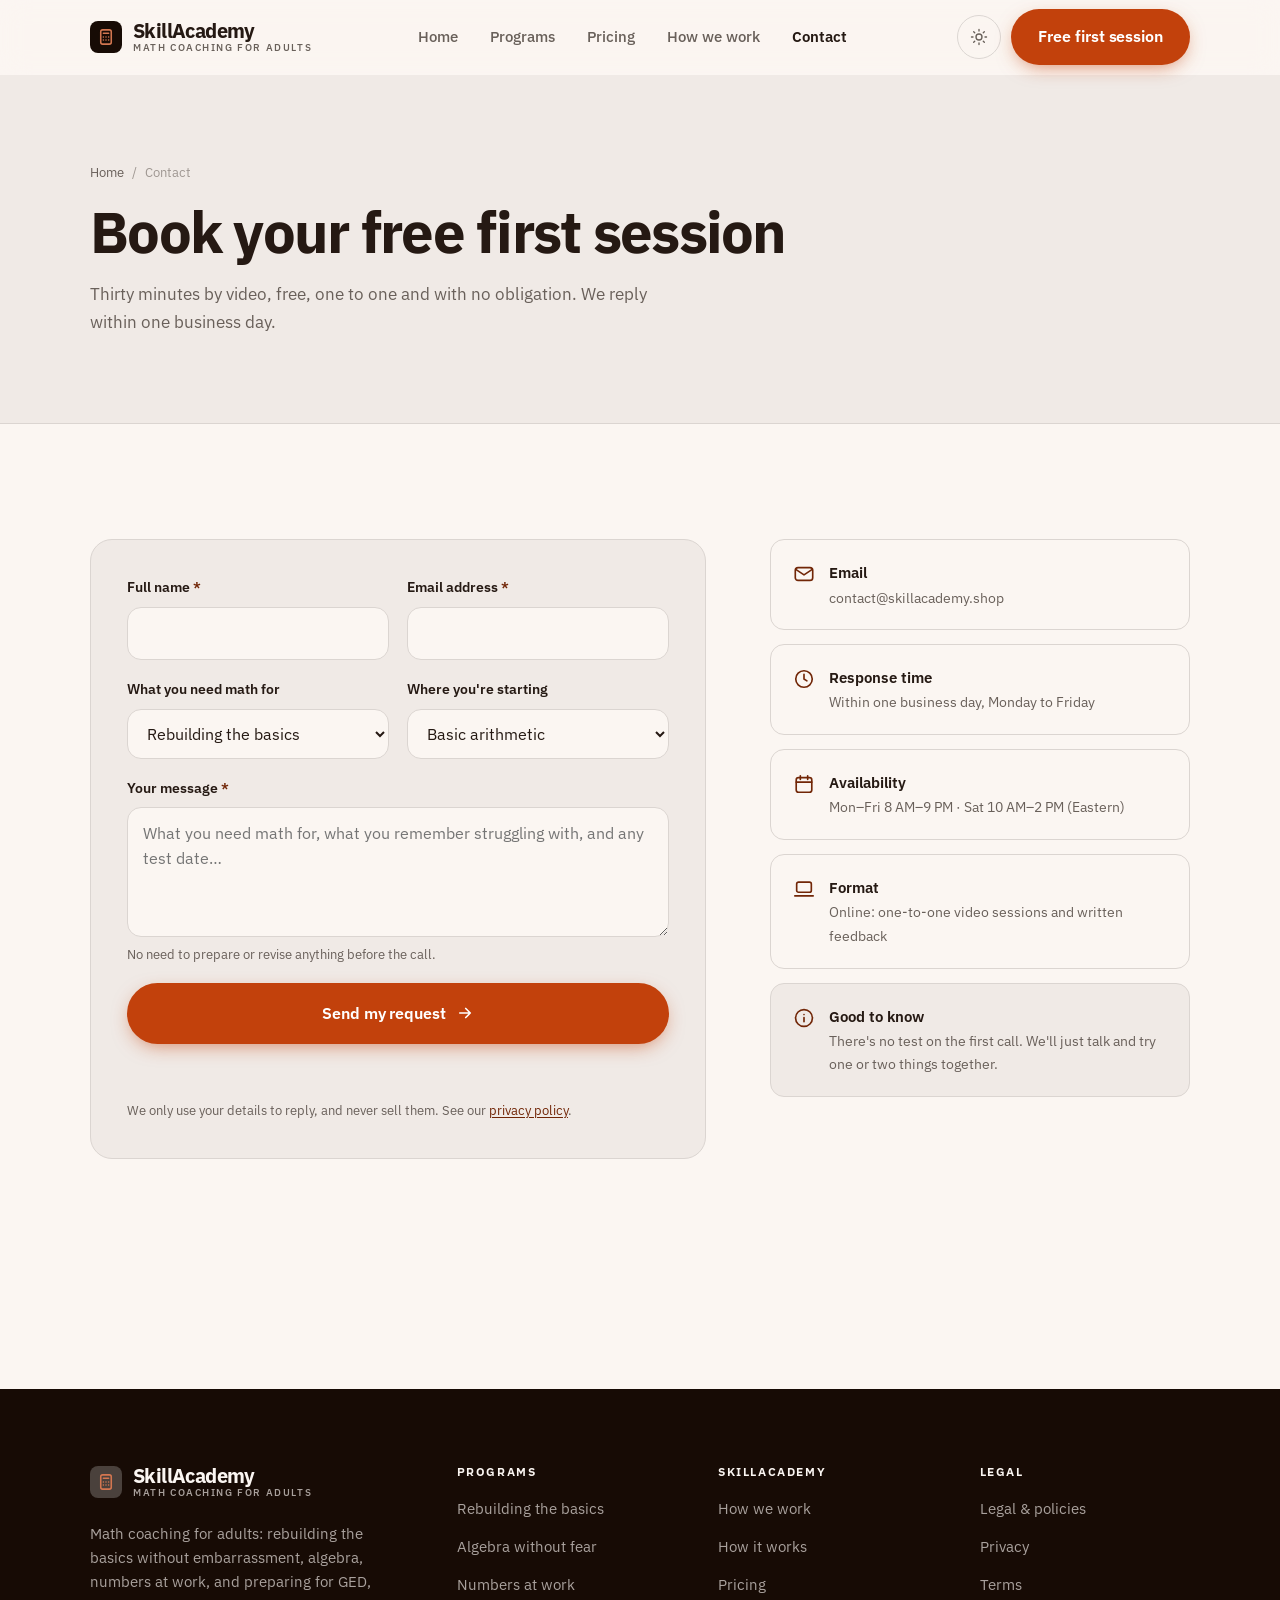
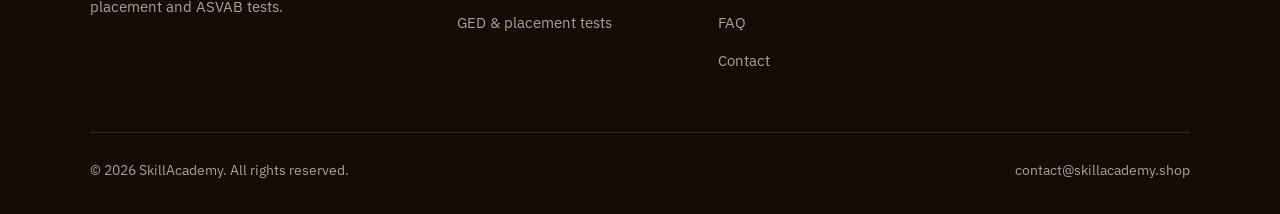
<file: contact.html>
<!DOCTYPE html>
<html lang="en" class="no-js">
<head>
<meta charset="utf-8">
<meta name="viewport" content="width=device-width, initial-scale=1">
<title>Contact — SkillAcademy</title>
<meta name="description" content="Book your free 30-minute first session. We reply within one business day.">
<link rel="canonical" href="https://skillacademy.shop/contact.html">

<meta property="og:type" content="website">
<meta property="og:url" content="https://skillacademy.shop/contact.html">
<meta property="og:site_name" content="SkillAcademy">
<meta property="og:locale" content="en_US">
<meta property="og:title" content="Contact — SkillAcademy">
<meta property="og:description" content="Book your free 30-minute first session. We reply within one business day.">
<meta name="theme-color" content="#170b05">

<link rel="icon" href="assets/img/favicon.svg" type="image/svg+xml">
<link rel="preconnect" href="https://fonts.googleapis.com">
<link rel="preconnect" href="https://fonts.gstatic.com" crossorigin>
<link rel="stylesheet" href="https://fonts.googleapis.com/css2?family=IBM+Plex+Sans:wght@400;500;600;700&display=swap">
<link rel="stylesheet" href="assets/css/style.css">

<!-- Thème appliqué avant le premier rendu (évite le flash) -->
<script>
document.documentElement.classList.remove('no-js');
(function(){try{var t=localStorage.getItem('site-theme');if(t){document.documentElement.setAttribute('data-theme',t);}}catch(e){}})();
</script>
</head>

<body>
<a class="skip-link" href="#main">Skip to main content</a>

<header class="site-header">
  <nav class="wrap nav" aria-label="Main navigation">
    <a class="brand" href="index.html">
      <svg class="brand__mark" viewBox="0 0 64 64" aria-hidden="true">
        <rect class="bm-bg" width="64" height="64" rx="16"/>
        <g class="bm-ic" transform="translate(14 14) scale(1.5)" fill="none" stroke-width="2.1" stroke-linecap="round" stroke-linejoin="round"><rect x="5" y="2.5" width="14" height="19" rx="2.5"/><path d="M8.5 7h7M8.5 12h.01M12 12h.01M15.5 12h.01M8.5 16h.01M12 16h.01M15.5 16h.01"/></g>
      </svg>
      <span>SkillAcademy<span class="brand__sub">Math coaching for adults</span></span>
    </a>

    <ul class="nav__links" id="nav-links">
      <li><a href="index.html">Home</a></li>
      <li><a href="programs.html">Programs</a></li>
      <li><a href="index.html#pricing">Pricing</a></li>
      <li><a href="about.html">How we work</a></li>
      <li><a href="contact.html" aria-current="page">Contact</a></li>
      <li><a class="btn btn--primary" href="contact.html">Free first session</a></li>
    </ul>

    <div class="nav__cta">
      <button class="theme-toggle" type="button" aria-label="Switch to dark theme">
        <svg class="icon-sun" viewBox="0 0 24 24" fill="none" stroke="currentColor" stroke-width="1.8" stroke-linecap="round" aria-hidden="true"><circle cx="12" cy="12" r="4"/><path d="M12 2v2m0 16v2M2 12h2m16 0h2M4.9 4.9l1.4 1.4m11.4 11.4 1.4 1.4M19.1 4.9l-1.4 1.4M6.3 17.7l-1.4 1.4"/></svg>
        <svg class="icon-moon" viewBox="0 0 24 24" fill="none" stroke="currentColor" stroke-width="1.8" stroke-linecap="round" stroke-linejoin="round" aria-hidden="true"><path d="M21 12.8A9 9 0 1 1 11.2 3a7 7 0 0 0 9.8 9.8z"/></svg>
      </button>
      <a class="btn btn--primary" href="contact.html">Free first session</a>
      <button class="nav__toggle" type="button" aria-expanded="false" aria-controls="nav-links" aria-label="Open menu">
        <svg class="icon-open" viewBox="0 0 24 24" fill="none" stroke="currentColor" stroke-width="2" stroke-linecap="round" aria-hidden="true"><path d="M3 6h18M3 12h18M3 18h18"/></svg>
        <svg class="icon-close" viewBox="0 0 24 24" fill="none" stroke="currentColor" stroke-width="2" stroke-linecap="round" aria-hidden="true"><path d="M6 6l12 12M18 6L6 18"/></svg>
      </button>
    </div>
  </nav>
</header>

<main id="main">

<section class="page-head">
  <div class="wrap">
    <nav class="breadcrumb" aria-label="Breadcrumb">
      <a href="index.html">Home</a><span>/</span><span aria-current="page">Contact</span>
    </nav>
    <h1>Book your free first session</h1>
    <p>Thirty minutes by video, free, one to one and with no obligation. We reply within one business day.</p>
  </div>
</section>

<section class="section wrap">
  <div class="form-layout">

    <!--
      FORM: the action attribute holds a placeholder id. Create a free form at
      https://formspree.io and replace VOTRE_ID_FORMSPREE. Until then, the button
      opens the visitor's email app with a pre-filled message to contact@skillacademy.shop.
    -->
    <form class="form" id="contact-form" action="https://formspree.io/f/VOTRE_ID_FORMSPREE" method="POST"
          data-email="contact@skillacademy.shop" data-subject="First session request"
          data-msg-mail="Your email app will open with the message ready to send." data-msg-sending="Sending…"
          data-msg-ok="Thanks! Your message is on its way. We reply within one business day." data-msg-err="Sending failed. Please email us directly at">
      <div class="form__row">
        <div class="field">
          <label for="nom">Full name <span class="req" aria-hidden="true">*</span></label>
          <input type="text" id="nom" name="nom" autocomplete="name" required>
        </div>
        <div class="field">
          <label for="email">Email address <span class="req" aria-hidden="true">*</span></label>
          <input type="email" id="email" name="email" autocomplete="email" required>
        </div>
      </div>

      <div class="form__row">
        <div class="field">
          <label for="programme">What you need math for</label>
          <select id="programme" name="programme">
            <option>Rebuilding the basics</option>
            <option>Algebra without fear</option>
            <option>Numbers at work</option>
            <option>GED &amp; placement tests</option>
            <option>Not sure yet</option>
          </select>
        </div>
        <div class="field">
          <label for="niveau">Where you're starting</label>
          <select id="niveau" name="niveau">
            <option>Basic arithmetic</option>
            <option>Fractions and percentages</option>
            <option>Some algebra</option>
            <option>Preparing for a test</option>
          </select>
        </div>
      </div>

      <div class="field">
        <label for="message">Your message <span class="req" aria-hidden="true">*</span></label>
        <textarea id="message" name="message" required placeholder="What you need math for, what you remember struggling with, and any test date…"></textarea>
        <span class="field__hint">No need to prepare or revise anything before the call.</span>
      </div>

      <!-- Bot trap: hidden from humans -->
      <div class="visually-hidden" aria-hidden="true">
        <label for="site-web">Leave this field empty</label>
        <input type="text" id="site-web" name="_gotcha" tabindex="-1" autocomplete="off">
      </div>

      <button class="btn btn--primary btn--lg" type="submit">Send my request <svg viewBox="0 0 24 24" fill="none" stroke="currentColor" stroke-width="2.2" stroke-linecap="round" stroke-linejoin="round" aria-hidden="true"><path d="M5 12h14M13 6l6 6-6 6"/></svg></button>

      <p id="form-status" class="form__status" role="status" aria-live="polite"></p>

      <p class="form__note">
        We only use your details to reply, and never sell them. See our <a href="legal.html#privacy">privacy policy</a>.
      </p>
    </form>

    <aside class="contact-aside">
      <div class="contact-card">
        <svg viewBox="0 0 24 24" fill="none" stroke="currentColor" stroke-width="1.8" stroke-linecap="round" stroke-linejoin="round" aria-hidden="true"><rect x="2.5" y="5" width="19" height="14" rx="3"/><path d="M3 7l9 6 9-6"/></svg>
        <div><b>Email</b><a href="mailto:contact@skillacademy.shop">contact@skillacademy.shop</a></div>
      </div>
      <div class="contact-card">
        <svg viewBox="0 0 24 24" fill="none" stroke="currentColor" stroke-width="1.8" stroke-linecap="round" stroke-linejoin="round" aria-hidden="true"><circle cx="12" cy="12" r="9"/><path d="M12 7v5l3.2 2"/></svg>
        <div><b>Response time</b><span>Within one business day, Monday to Friday</span></div>
      </div>
      <div class="contact-card">
        <svg viewBox="0 0 24 24" fill="none" stroke="currentColor" stroke-width="1.8" stroke-linecap="round" stroke-linejoin="round" aria-hidden="true"><rect x="3.5" y="5" width="17" height="16" rx="2.5"/><path d="M8 3v4M16 3v4M3.5 10h17"/></svg>
        <div><b>Availability</b><span>Mon–Fri 8 AM–9 PM · Sat 10 AM–2 PM (Eastern)</span></div>
      </div>
      <div class="contact-card">
        <svg viewBox="0 0 24 24" fill="none" stroke="currentColor" stroke-width="1.8" stroke-linecap="round" stroke-linejoin="round" aria-hidden="true"><rect x="4" y="4.5" width="16" height="11" rx="2"/><path d="M2 19.5h20"/></svg>
        <div><b>Format</b><span>Online: one-to-one video sessions and written feedback</span></div>
      </div>
      <div class="contact-card contact-card--soft">
        <svg viewBox="0 0 24 24" fill="none" stroke="currentColor" stroke-width="1.8" stroke-linecap="round" stroke-linejoin="round" aria-hidden="true"><circle cx="12" cy="12" r="9.2"/><path d="M12 16v-4.5M12 8.2v.1"/></svg>
        <div><b>Good to know</b><span>There's no test on the first call. We'll just talk and try one or two things together.</span></div>
      </div>
    </aside>

  </div>
</section>

</main>

<footer class="site-footer">
  <div class="wrap">
    <div class="footer__grid">
      <div class="footer__brand">
        <a class="brand" href="index.html">
          <svg class="brand__mark" viewBox="0 0 64 64" aria-hidden="true">
        <rect class="bm-bg" width="64" height="64" rx="16"/>
        <g class="bm-ic" transform="translate(14 14) scale(1.5)" fill="none" stroke-width="2.1" stroke-linecap="round" stroke-linejoin="round"><rect x="5" y="2.5" width="14" height="19" rx="2.5"/><path d="M8.5 7h7M8.5 12h.01M12 12h.01M15.5 12h.01M8.5 16h.01M12 16h.01M15.5 16h.01"/></g>
      </svg>
          <span>SkillAcademy<span class="brand__sub">Math coaching for adults</span></span>
        </a>
        <p>Math coaching for adults: rebuilding the basics without embarrassment, algebra, numbers at work, and preparing for GED, placement and ASVAB tests.</p>
      </div>

      <div class="footer__col">
        <h4>Programs</h4>
        <ul>
          <li><a href="programs.html#basics">Rebuilding the basics</a></li>
          <li><a href="programs.html#algebra">Algebra without fear</a></li>
          <li><a href="programs.html#work">Numbers at work</a></li>
          <li><a href="programs.html#tests">GED &amp; placement tests</a></li>
        </ul>
      </div>

      <div class="footer__col">
        <h4>SkillAcademy</h4>
        <ul>
          <li><a href="about.html">How we work</a></li>
          <li><a href="index.html#how-it-works">How it works</a></li>
          <li><a href="index.html#pricing">Pricing</a></li>
          <li><a href="index.html#faq">FAQ</a></li>
          <li><a href="contact.html">Contact</a></li>
        </ul>
      </div>

      <div class="footer__col">
        <h4>Legal</h4>
        <ul>
          <li><a href="legal.html">Legal &amp; policies</a></li>
          <li><a href="legal.html#privacy">Privacy</a></li>
          <li><a href="legal.html#terms">Terms</a></li>
        </ul>
      </div>
    </div>

    <div class="footer__bottom">
      <p>© <span data-year>2026</span> SkillAcademy. All rights reserved.</p>
      <p><a href="mailto:contact@skillacademy.shop">contact@skillacademy.shop</a></p>
    </div>
  </div>
</footer>

<script src="assets/js/main.js" defer></script>
</body>
</html>
</file>
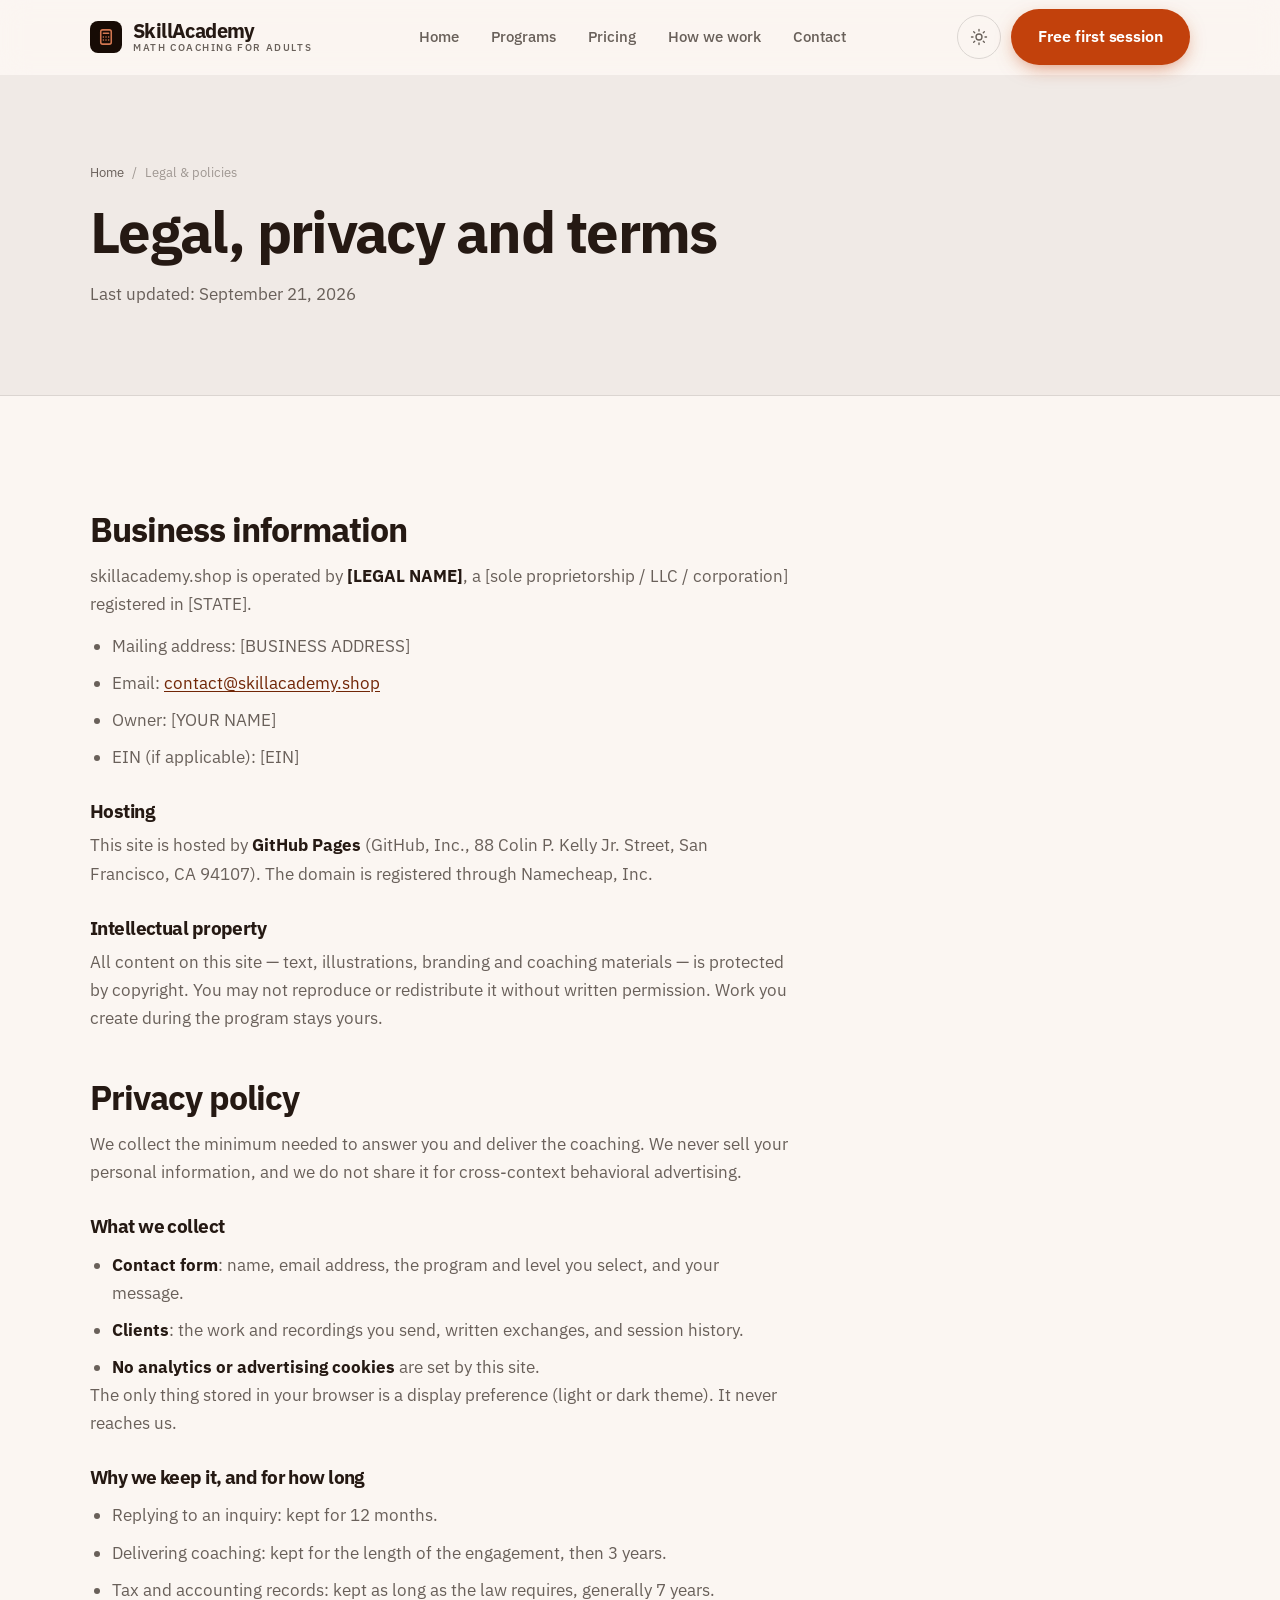
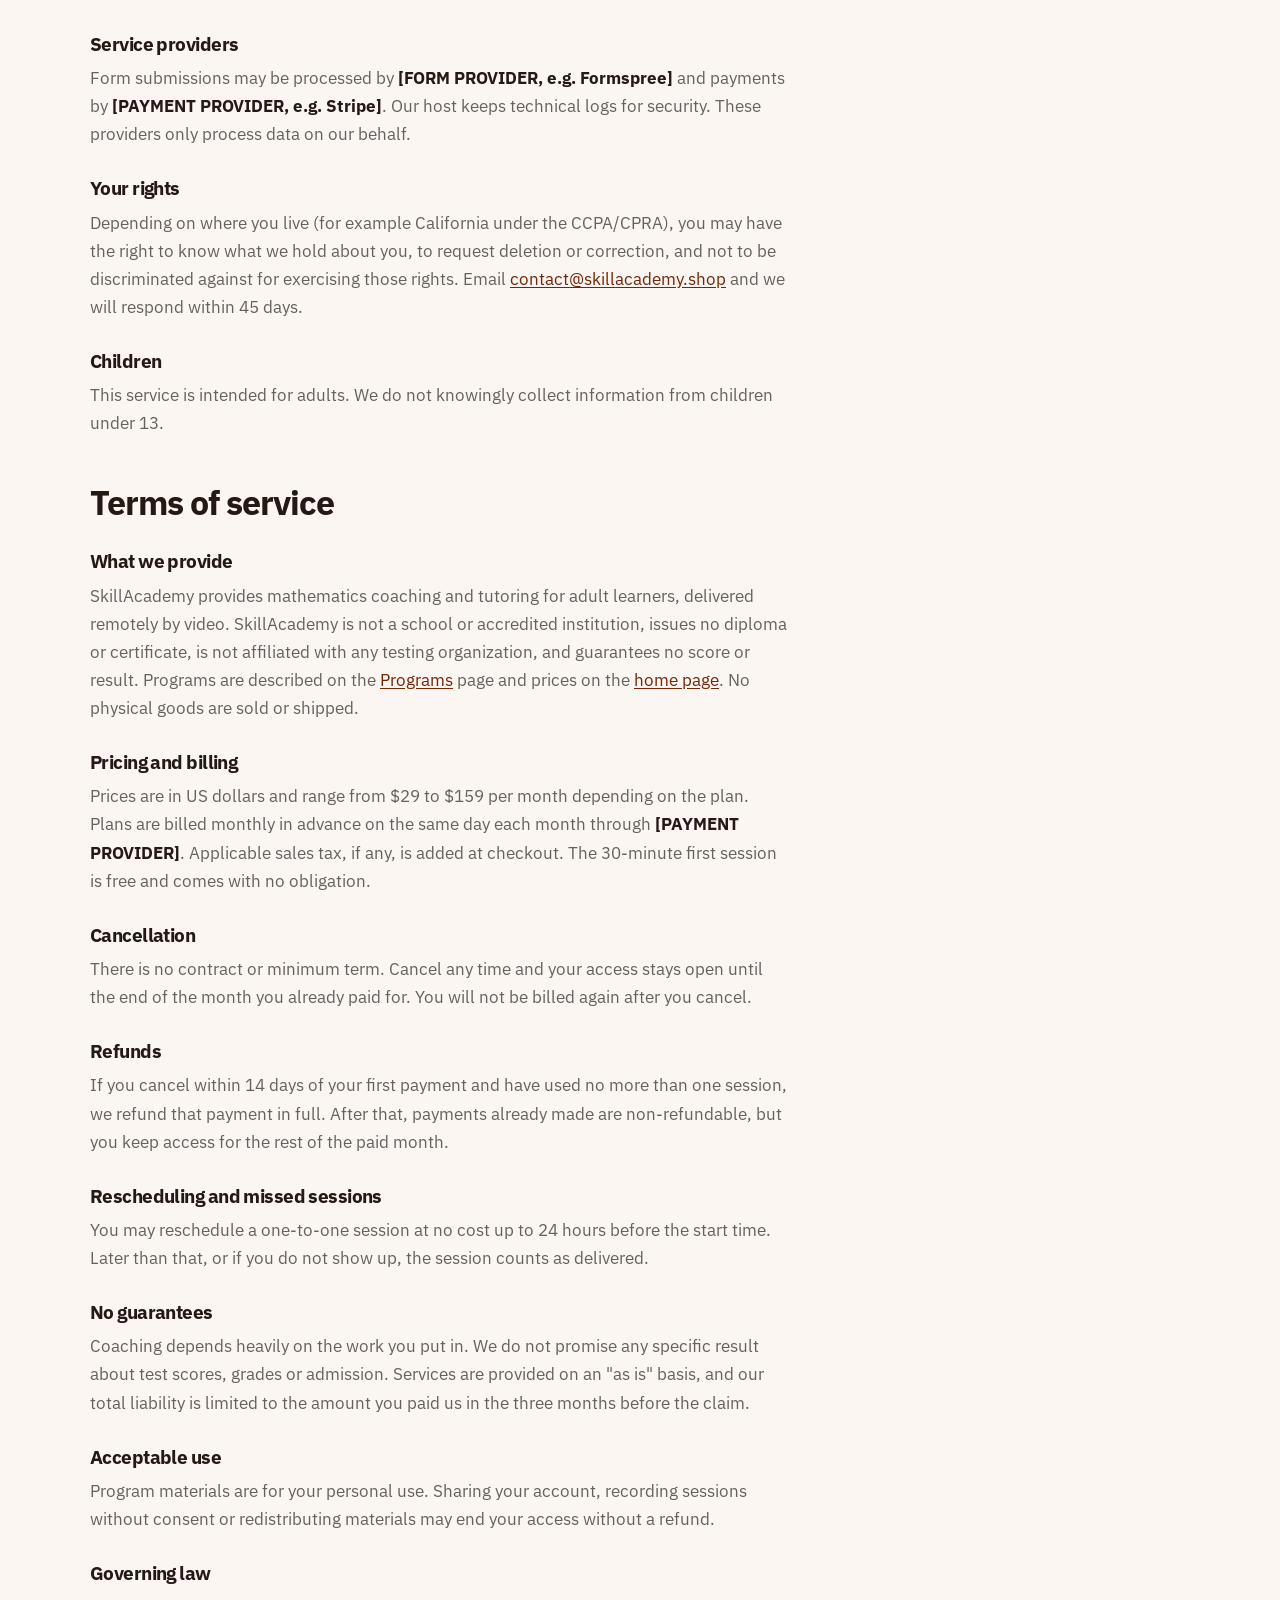
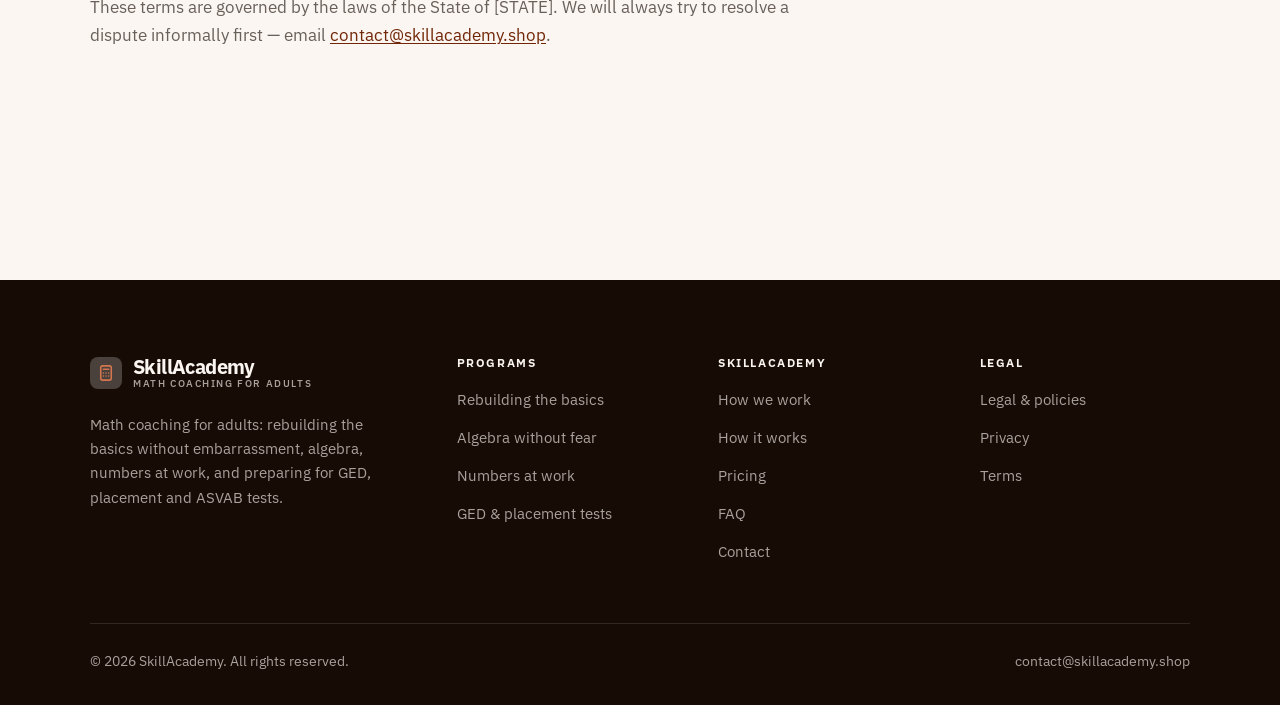
<file: legal.html>
<!DOCTYPE html>
<html lang="en" class="no-js">
<head>
<meta charset="utf-8">
<meta name="viewport" content="width=device-width, initial-scale=1">
<title>Legal, privacy and terms — SkillAcademy</title>
<meta name="description" content="Business information, privacy policy and terms of service for SkillAcademy.">
<meta name="robots" content="noindex">

<meta property="og:type" content="website">
<meta property="og:url" content="https://skillacademy.shop/legal.html">
<meta property="og:site_name" content="SkillAcademy">
<meta property="og:locale" content="en_US">
<meta property="og:title" content="Legal, privacy and terms — SkillAcademy">
<meta property="og:description" content="Business information, privacy policy and terms of service for SkillAcademy.">
<meta name="theme-color" content="#170b05">

<link rel="icon" href="assets/img/favicon.svg" type="image/svg+xml">
<link rel="preconnect" href="https://fonts.googleapis.com">
<link rel="preconnect" href="https://fonts.gstatic.com" crossorigin>
<link rel="stylesheet" href="https://fonts.googleapis.com/css2?family=IBM+Plex+Sans:wght@400;500;600;700&display=swap">
<link rel="stylesheet" href="assets/css/style.css">

<!-- Thème appliqué avant le premier rendu (évite le flash) -->
<script>
document.documentElement.classList.remove('no-js');
(function(){try{var t=localStorage.getItem('site-theme');if(t){document.documentElement.setAttribute('data-theme',t);}}catch(e){}})();
</script>
</head>

<body>
<a class="skip-link" href="#main">Skip to main content</a>

<header class="site-header">
  <nav class="wrap nav" aria-label="Main navigation">
    <a class="brand" href="index.html">
      <svg class="brand__mark" viewBox="0 0 64 64" aria-hidden="true">
        <rect class="bm-bg" width="64" height="64" rx="16"/>
        <g class="bm-ic" transform="translate(14 14) scale(1.5)" fill="none" stroke-width="2.1" stroke-linecap="round" stroke-linejoin="round"><rect x="5" y="2.5" width="14" height="19" rx="2.5"/><path d="M8.5 7h7M8.5 12h.01M12 12h.01M15.5 12h.01M8.5 16h.01M12 16h.01M15.5 16h.01"/></g>
      </svg>
      <span>SkillAcademy<span class="brand__sub">Math coaching for adults</span></span>
    </a>

    <ul class="nav__links" id="nav-links">
      <li><a href="index.html">Home</a></li>
      <li><a href="programs.html">Programs</a></li>
      <li><a href="index.html#pricing">Pricing</a></li>
      <li><a href="about.html">How we work</a></li>
      <li><a href="contact.html">Contact</a></li>
      <li><a class="btn btn--primary" href="contact.html">Free first session</a></li>
    </ul>

    <div class="nav__cta">
      <button class="theme-toggle" type="button" aria-label="Switch to dark theme">
        <svg class="icon-sun" viewBox="0 0 24 24" fill="none" stroke="currentColor" stroke-width="1.8" stroke-linecap="round" aria-hidden="true"><circle cx="12" cy="12" r="4"/><path d="M12 2v2m0 16v2M2 12h2m16 0h2M4.9 4.9l1.4 1.4m11.4 11.4 1.4 1.4M19.1 4.9l-1.4 1.4M6.3 17.7l-1.4 1.4"/></svg>
        <svg class="icon-moon" viewBox="0 0 24 24" fill="none" stroke="currentColor" stroke-width="1.8" stroke-linecap="round" stroke-linejoin="round" aria-hidden="true"><path d="M21 12.8A9 9 0 1 1 11.2 3a7 7 0 0 0 9.8 9.8z"/></svg>
      </button>
      <a class="btn btn--primary" href="contact.html">Free first session</a>
      <button class="nav__toggle" type="button" aria-expanded="false" aria-controls="nav-links" aria-label="Open menu">
        <svg class="icon-open" viewBox="0 0 24 24" fill="none" stroke="currentColor" stroke-width="2" stroke-linecap="round" aria-hidden="true"><path d="M3 6h18M3 12h18M3 18h18"/></svg>
        <svg class="icon-close" viewBox="0 0 24 24" fill="none" stroke="currentColor" stroke-width="2" stroke-linecap="round" aria-hidden="true"><path d="M6 6l12 12M18 6L6 18"/></svg>
      </button>
    </div>
  </nav>
</header>

<main id="main">

<section class="page-head">
  <div class="wrap">
    <nav class="breadcrumb" aria-label="Breadcrumb">
      <a href="index.html">Home</a><span>/</span><span aria-current="page">Legal &amp; policies</span>
    </nav>
    <h1>Legal, privacy and terms</h1>
    <p>Last updated: <time datetime="2026-09-21">September 21, 2026</time></p>
  </div>
</section>

<section class="section wrap">
  <div class="prose">

    <!--
      TO DO: this is a skeleton, not legal advice. Replace every [BRACKET] with
      your real details before selling, and have a lawyer review it if you can.
      Consumer protection rules differ by state.
    -->

    <h2 id="business">Business information</h2>
    <p>
      skillacademy.shop is operated by <strong>[LEGAL NAME]</strong>, a [sole proprietorship / LLC / corporation]
      registered in [STATE].
    </p>
    <ul>
      <li>Mailing address: [BUSINESS ADDRESS]</li>
      <li>Email: <a href="mailto:contact@skillacademy.shop">contact@skillacademy.shop</a></li>
      <li>Owner: [YOUR NAME]</li>
      <li>EIN (if applicable): [EIN]</li>
    </ul>

    <h3>Hosting</h3>
    <p>
      This site is hosted by <strong>GitHub Pages</strong> (GitHub, Inc., 88 Colin P. Kelly Jr. Street,
      San Francisco, CA 94107). The domain is registered through Namecheap, Inc.
    </p>

    <h3>Intellectual property</h3>
    <p>
      All content on this site — text, illustrations, branding and coaching materials — is protected by
      copyright. You may not reproduce or redistribute it without written permission. Work you create during
      the program stays yours.
    </p>

    <h2 id="privacy">Privacy policy</h2>
    <p>
      We collect the minimum needed to answer you and deliver the coaching. We never sell your personal
      information, and we do not share it for cross-context behavioral advertising.
    </p>
    <h3>What we collect</h3>
    <ul>
      <li><strong>Contact form</strong>: name, email address, the program and level you select, and your message.</li>
      <li><strong>Clients</strong>: the work and recordings you send, written exchanges, and session history.</li>
      <li><strong>No analytics or advertising cookies</strong> are set by this site.</li>
    </ul>
    <p>
      The only thing stored in your browser is a display preference (light or dark theme). It never reaches us.
    </p>
    <h3>Why we keep it, and for how long</h3>
    <ul>
      <li>Replying to an inquiry: kept for 12 months.</li>
      <li>Delivering coaching: kept for the length of the engagement, then 3 years.</li>
      <li>Tax and accounting records: kept as long as the law requires, generally 7 years.</li>
    </ul>
    <h3>Service providers</h3>
    <p>
      Form submissions may be processed by <strong>[FORM PROVIDER, e.g. Formspree]</strong> and payments by
      <strong>[PAYMENT PROVIDER, e.g. Stripe]</strong>. Our host keeps technical logs for security. These
      providers only process data on our behalf.
    </p>
    <h3>Your rights</h3>
    <p>
      Depending on where you live (for example California under the CCPA/CPRA), you may have the right to
      know what we hold about you, to request deletion or correction, and not to be discriminated against for
      exercising those rights. Email <a href="mailto:contact@skillacademy.shop">contact@skillacademy.shop</a> and we will respond within 45 days.
    </p>
    <h3>Children</h3>
    <p>
      This service is intended for adults. We do not knowingly collect information from children under 13.
    </p>

    <h2 id="terms">Terms of service</h2>
    <h3>What we provide</h3>
    <p>
      SkillAcademy provides mathematics coaching and tutoring for adult learners, delivered remotely by video. SkillAcademy is not a school or accredited institution, issues no diploma or certificate, is not affiliated with any testing organization, and guarantees no score or result. Programs are described on the
      <a href="programs.html">Programs</a> page and prices on the <a href="index.html#pricing">home page</a>.
      No physical goods are sold or shipped.
    </p>
    <h3>Pricing and billing</h3>
    <p>
      Prices are in US dollars and range from $29 to $159 per month
      depending on the plan. Plans are billed monthly in advance on the same day each month through
      <strong>[PAYMENT PROVIDER]</strong>. Applicable sales tax, if any, is added at checkout.
      The 30-minute first session is free and comes with no obligation.
    </p>
    <h3>Cancellation</h3>
    <p>
      There is no contract or minimum term. Cancel any time and your access stays open until the end of the
      month you already paid for. You will not be billed again after you cancel.
    </p>
    <h3>Refunds</h3>
    <p>
      If you cancel within 14 days of your first payment and have used no more than one session, we refund
      that payment in full. After that, payments already made are non-refundable, but you keep access for the
      rest of the paid month.
    </p>
    <h3>Rescheduling and missed sessions</h3>
    <p>
      You may reschedule a one-to-one session at no cost up to 24 hours before the start time. Later than
      that, or if you do not show up, the session counts as delivered.
    </p>
    <h3>No guarantees</h3>
    <p>
      Coaching depends heavily on the work you put in. We do not promise any specific result
      about test scores, grades or admission. Services are provided on an "as is" basis, and our total
      liability is limited to the amount you paid us in the three months before the claim.
    </p>
    <h3>Acceptable use</h3>
    <p>
      Program materials are for your personal use. Sharing your account, recording sessions without consent
      or redistributing materials may end your access without a refund.
    </p>
    <h3>Governing law</h3>
    <p>
      These terms are governed by the laws of the State of [STATE]. We will always try to resolve a dispute
      informally first — email <a href="mailto:contact@skillacademy.shop">contact@skillacademy.shop</a>.
    </p>

  </div>
</section>

</main>

<footer class="site-footer">
  <div class="wrap">
    <div class="footer__grid">
      <div class="footer__brand">
        <a class="brand" href="index.html">
          <svg class="brand__mark" viewBox="0 0 64 64" aria-hidden="true">
        <rect class="bm-bg" width="64" height="64" rx="16"/>
        <g class="bm-ic" transform="translate(14 14) scale(1.5)" fill="none" stroke-width="2.1" stroke-linecap="round" stroke-linejoin="round"><rect x="5" y="2.5" width="14" height="19" rx="2.5"/><path d="M8.5 7h7M8.5 12h.01M12 12h.01M15.5 12h.01M8.5 16h.01M12 16h.01M15.5 16h.01"/></g>
      </svg>
          <span>SkillAcademy<span class="brand__sub">Math coaching for adults</span></span>
        </a>
        <p>Math coaching for adults: rebuilding the basics without embarrassment, algebra, numbers at work, and preparing for GED, placement and ASVAB tests.</p>
      </div>

      <div class="footer__col">
        <h4>Programs</h4>
        <ul>
          <li><a href="programs.html#basics">Rebuilding the basics</a></li>
          <li><a href="programs.html#algebra">Algebra without fear</a></li>
          <li><a href="programs.html#work">Numbers at work</a></li>
          <li><a href="programs.html#tests">GED &amp; placement tests</a></li>
        </ul>
      </div>

      <div class="footer__col">
        <h4>SkillAcademy</h4>
        <ul>
          <li><a href="about.html">How we work</a></li>
          <li><a href="index.html#how-it-works">How it works</a></li>
          <li><a href="index.html#pricing">Pricing</a></li>
          <li><a href="index.html#faq">FAQ</a></li>
          <li><a href="contact.html">Contact</a></li>
        </ul>
      </div>

      <div class="footer__col">
        <h4>Legal</h4>
        <ul>
          <li><a href="legal.html">Legal &amp; policies</a></li>
          <li><a href="legal.html#privacy">Privacy</a></li>
          <li><a href="legal.html#terms">Terms</a></li>
        </ul>
      </div>
    </div>

    <div class="footer__bottom">
      <p>© <span data-year>2026</span> SkillAcademy. All rights reserved.</p>
      <p><a href="mailto:contact@skillacademy.shop">contact@skillacademy.shop</a></p>
    </div>
  </div>
</footer>

<script src="assets/js/main.js" defer></script>
</body>
</html>
</file>
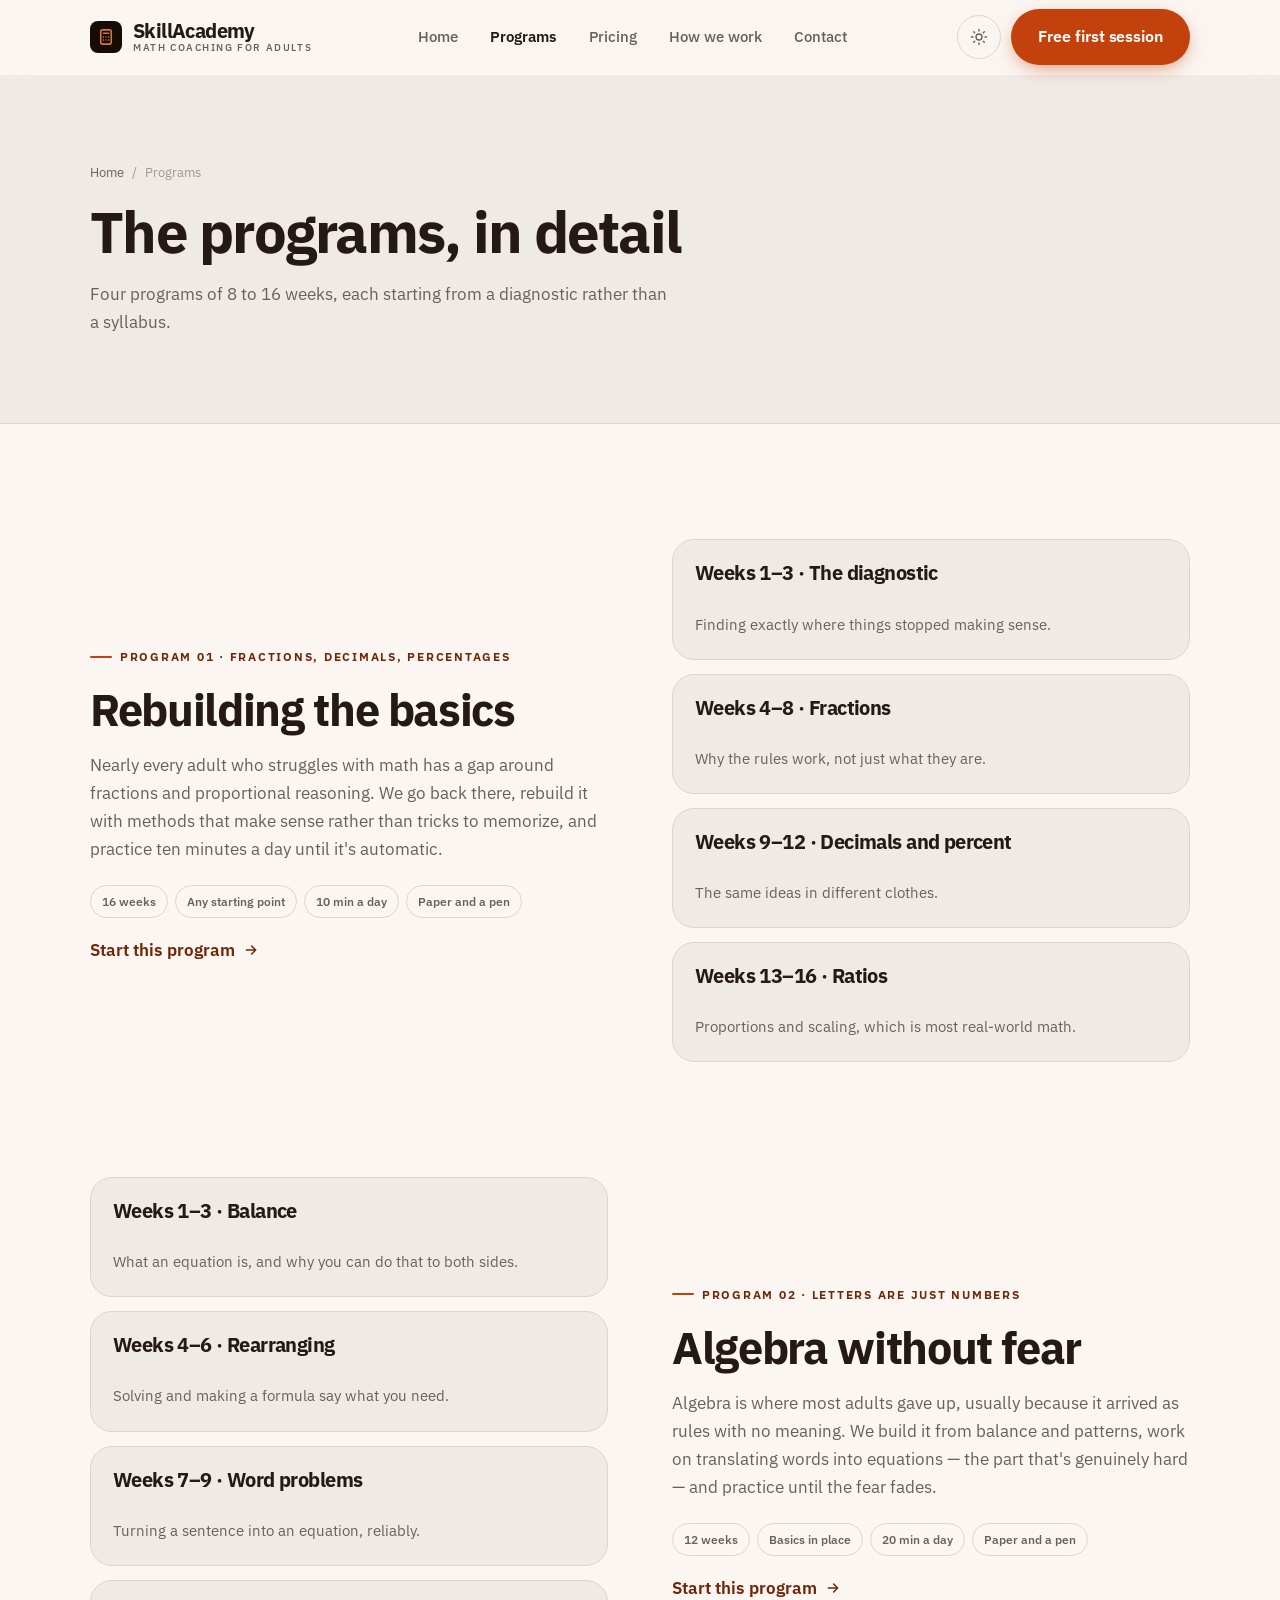
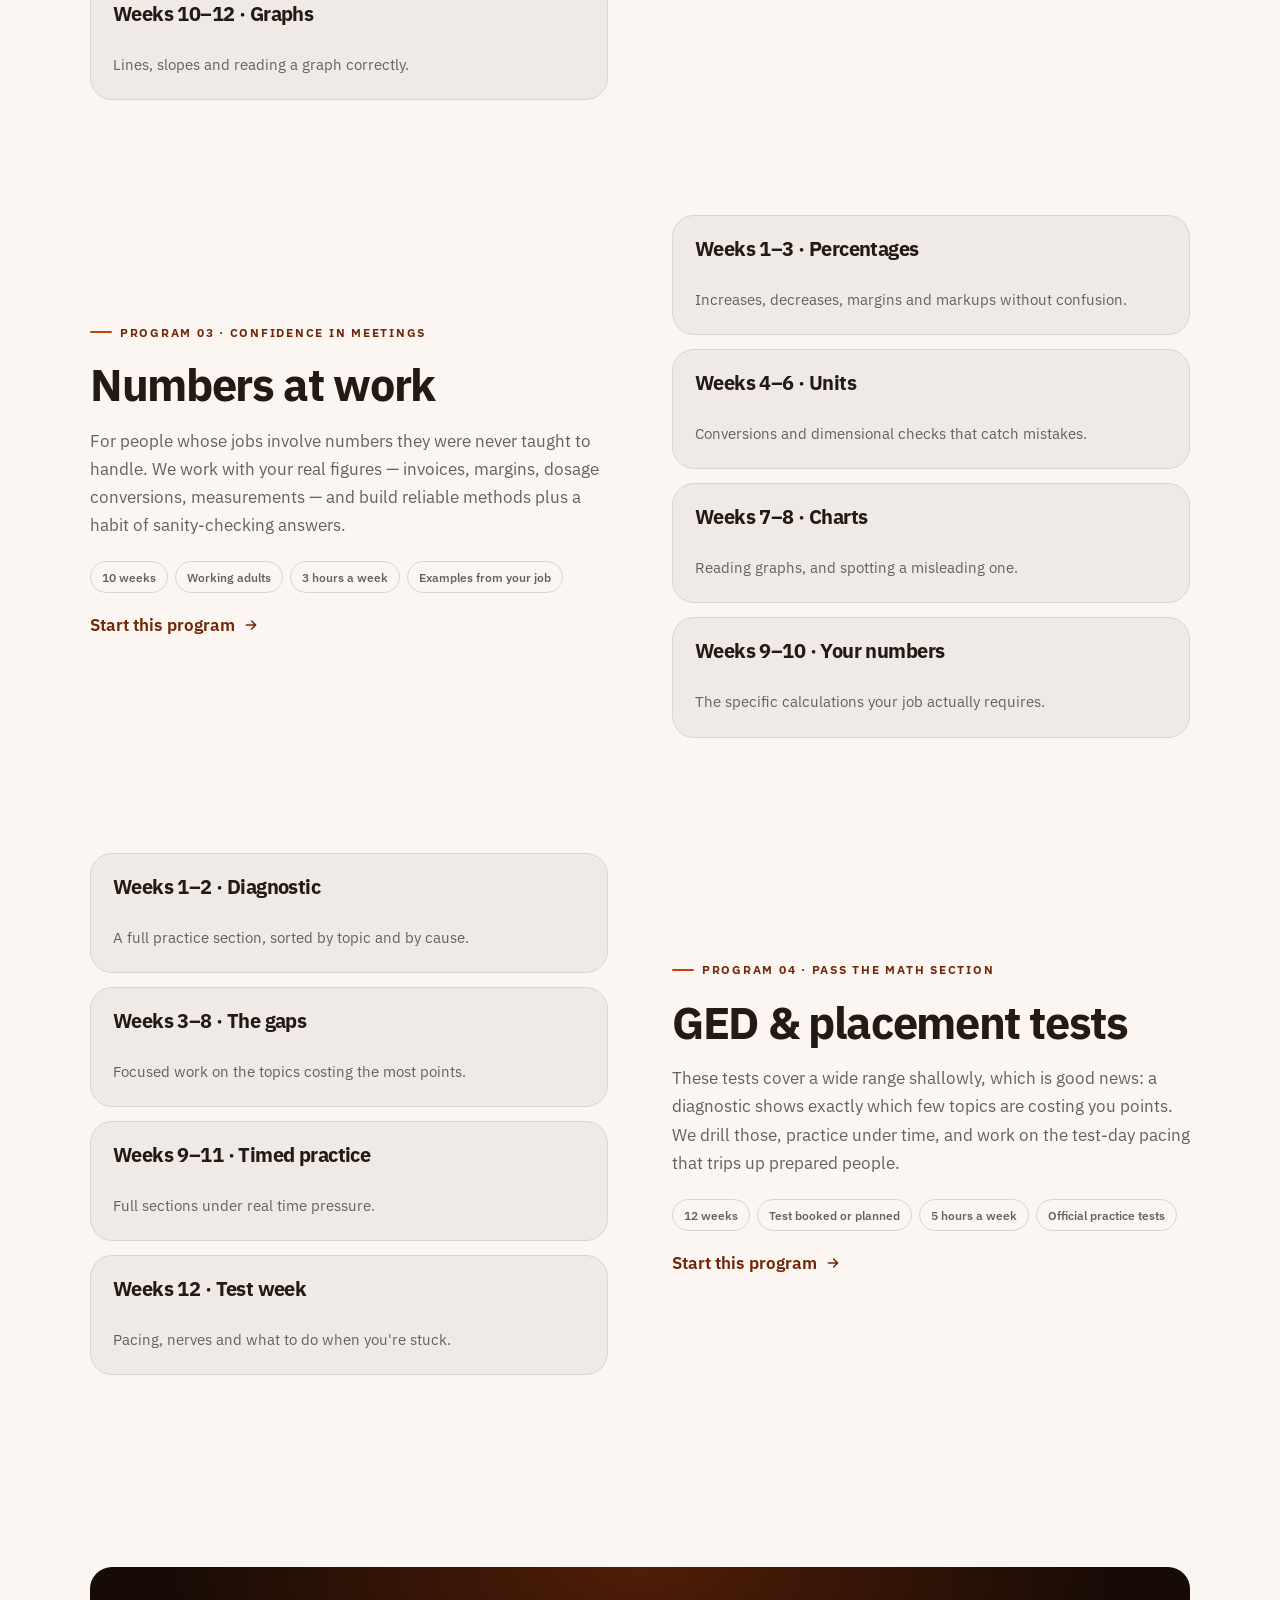
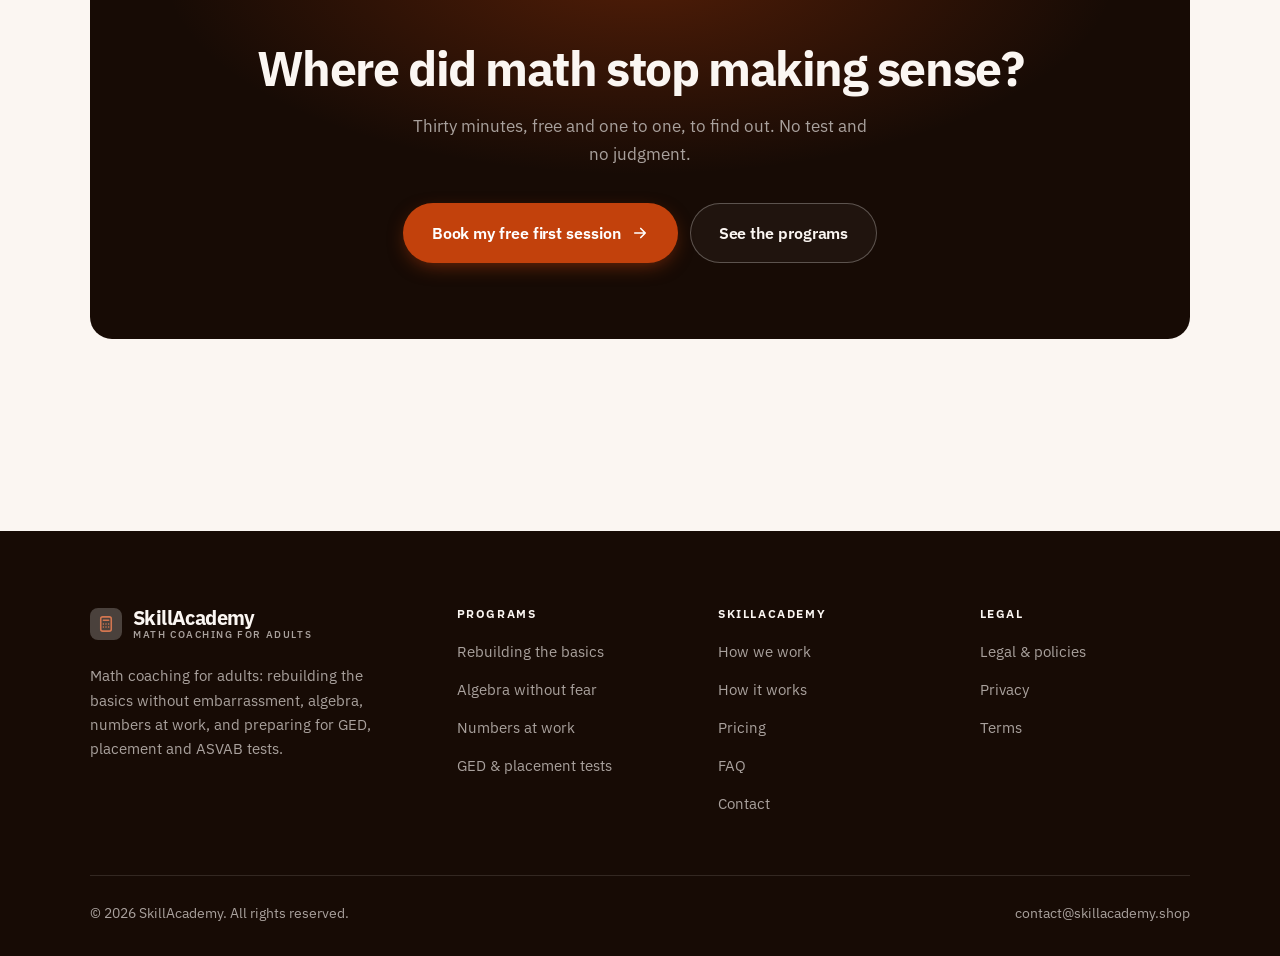
<file: programs.html>
<!DOCTYPE html>
<html lang="en" class="no-js">
<head>
<meta charset="utf-8">
<meta name="viewport" content="width=device-width, initial-scale=1">
<title>Programs — SkillAcademy</title>
<meta name="description" content="Adult math coaching programs: rebuilding the basics, algebra, numbers at work, GED and placement test preparation.">
<link rel="canonical" href="https://skillacademy.shop/programs.html">

<meta property="og:type" content="website">
<meta property="og:url" content="https://skillacademy.shop/programs.html">
<meta property="og:site_name" content="SkillAcademy">
<meta property="og:locale" content="en_US">
<meta property="og:title" content="Programs — SkillAcademy">
<meta property="og:description" content="Adult math coaching programs: rebuilding the basics, algebra, numbers at work, GED and placement test preparation.">
<meta name="theme-color" content="#170b05">

<link rel="icon" href="assets/img/favicon.svg" type="image/svg+xml">
<link rel="preconnect" href="https://fonts.googleapis.com">
<link rel="preconnect" href="https://fonts.gstatic.com" crossorigin>
<link rel="stylesheet" href="https://fonts.googleapis.com/css2?family=IBM+Plex+Sans:wght@400;500;600;700&display=swap">
<link rel="stylesheet" href="assets/css/style.css">

<!-- Thème appliqué avant le premier rendu (évite le flash) -->
<script>
document.documentElement.classList.remove('no-js');
(function(){try{var t=localStorage.getItem('site-theme');if(t){document.documentElement.setAttribute('data-theme',t);}}catch(e){}})();
</script>
</head>

<body>
<a class="skip-link" href="#main">Skip to main content</a>

<header class="site-header">
  <nav class="wrap nav" aria-label="Main navigation">
    <a class="brand" href="index.html">
      <svg class="brand__mark" viewBox="0 0 64 64" aria-hidden="true">
        <rect class="bm-bg" width="64" height="64" rx="16"/>
        <g class="bm-ic" transform="translate(14 14) scale(1.5)" fill="none" stroke-width="2.1" stroke-linecap="round" stroke-linejoin="round"><rect x="5" y="2.5" width="14" height="19" rx="2.5"/><path d="M8.5 7h7M8.5 12h.01M12 12h.01M15.5 12h.01M8.5 16h.01M12 16h.01M15.5 16h.01"/></g>
      </svg>
      <span>SkillAcademy<span class="brand__sub">Math coaching for adults</span></span>
    </a>

    <ul class="nav__links" id="nav-links">
      <li><a href="index.html">Home</a></li>
      <li><a href="programs.html" aria-current="page">Programs</a></li>
      <li><a href="index.html#pricing">Pricing</a></li>
      <li><a href="about.html">How we work</a></li>
      <li><a href="contact.html">Contact</a></li>
      <li><a class="btn btn--primary" href="contact.html">Free first session</a></li>
    </ul>

    <div class="nav__cta">
      <button class="theme-toggle" type="button" aria-label="Switch to dark theme">
        <svg class="icon-sun" viewBox="0 0 24 24" fill="none" stroke="currentColor" stroke-width="1.8" stroke-linecap="round" aria-hidden="true"><circle cx="12" cy="12" r="4"/><path d="M12 2v2m0 16v2M2 12h2m16 0h2M4.9 4.9l1.4 1.4m11.4 11.4 1.4 1.4M19.1 4.9l-1.4 1.4M6.3 17.7l-1.4 1.4"/></svg>
        <svg class="icon-moon" viewBox="0 0 24 24" fill="none" stroke="currentColor" stroke-width="1.8" stroke-linecap="round" stroke-linejoin="round" aria-hidden="true"><path d="M21 12.8A9 9 0 1 1 11.2 3a7 7 0 0 0 9.8 9.8z"/></svg>
      </button>
      <a class="btn btn--primary" href="contact.html">Free first session</a>
      <button class="nav__toggle" type="button" aria-expanded="false" aria-controls="nav-links" aria-label="Open menu">
        <svg class="icon-open" viewBox="0 0 24 24" fill="none" stroke="currentColor" stroke-width="2" stroke-linecap="round" aria-hidden="true"><path d="M3 6h18M3 12h18M3 18h18"/></svg>
        <svg class="icon-close" viewBox="0 0 24 24" fill="none" stroke="currentColor" stroke-width="2" stroke-linecap="round" aria-hidden="true"><path d="M6 6l12 12M18 6L6 18"/></svg>
      </button>
    </div>
  </nav>
</header>

<main id="main">

<section class="page-head">
  <div class="wrap">
    <nav class="breadcrumb" aria-label="Breadcrumb">
      <a href="index.html">Home</a><span>/</span><span aria-current="page">Programs</span>
    </nav>
    <h1>The programs, in detail</h1>
    <p>Four programs of 8 to 16 weeks, each starting from a diagnostic rather than a syllabus.</p>
  </div>
</section>

<section class="section wrap" id="basics">
  <div class="split reveal">
    <div>
      <span class="eyebrow">Program 01 · Fractions, decimals, percentages</span>
      <h2>Rebuilding the basics</h2>
      <p>Nearly every adult who struggles with math has a gap around fractions and proportional reasoning. We go back there, rebuild it with methods that make sense rather than tricks to memorize, and practice ten minutes a day until it's automatic.</p>
      <ul class="tags"><li>16 weeks</li><li>Any starting point</li><li>10 min a day</li><li>Paper and a pen</li></ul>
      <p><a class="arrow-link" href="contact.html">Start this program <svg viewBox="0 0 24 24" fill="none" stroke="currentColor" stroke-width="2.2" stroke-linecap="round" stroke-linejoin="round" aria-hidden="true"><path d="M5 12h14M13 6l6 6-6 6"/></svg></a></p>
    </div>
    <div class="grid grid--2 grid--tight">
      <article class="card card--sm">
        <h3>Weeks 1–3 · The diagnostic</h3>
        <p>Finding exactly where things stopped making sense.</p>
      </article>
      <article class="card card--sm">
        <h3>Weeks 4–8 · Fractions</h3>
        <p>Why the rules work, not just what they are.</p>
      </article>
      <article class="card card--sm">
        <h3>Weeks 9–12 · Decimals and percent</h3>
        <p>The same ideas in different clothes.</p>
      </article>
      <article class="card card--sm">
        <h3>Weeks 13–16 · Ratios</h3>
        <p>Proportions and scaling, which is most real-world math.</p>
      </article>
    </div>
  </div>
</section>

<section class="section section--flush wrap" id="algebra">
  <div class="split reveal">
    <div class="grid grid--2 grid--tight">
      <article class="card card--sm">
        <h3>Weeks 1–3 · Balance</h3>
        <p>What an equation is, and why you can do that to both sides.</p>
      </article>
      <article class="card card--sm">
        <h3>Weeks 4–6 · Rearranging</h3>
        <p>Solving and making a formula say what you need.</p>
      </article>
      <article class="card card--sm">
        <h3>Weeks 7–9 · Word problems</h3>
        <p>Turning a sentence into an equation, reliably.</p>
      </article>
      <article class="card card--sm">
        <h3>Weeks 10–12 · Graphs</h3>
        <p>Lines, slopes and reading a graph correctly.</p>
      </article>
    </div>
    <div>
      <span class="eyebrow">Program 02 · Letters are just numbers</span>
      <h2>Algebra without fear</h2>
      <p>Algebra is where most adults gave up, usually because it arrived as rules with no meaning. We build it from balance and patterns, work on translating words into equations — the part that's genuinely hard — and practice until the fear fades.</p>
      <ul class="tags"><li>12 weeks</li><li>Basics in place</li><li>20 min a day</li><li>Paper and a pen</li></ul>
      <p><a class="arrow-link" href="contact.html">Start this program <svg viewBox="0 0 24 24" fill="none" stroke="currentColor" stroke-width="2.2" stroke-linecap="round" stroke-linejoin="round" aria-hidden="true"><path d="M5 12h14M13 6l6 6-6 6"/></svg></a></p>
    </div>
  </div>
</section>

<section class="section section--flush wrap" id="work">
  <div class="split reveal">
    <div>
      <span class="eyebrow">Program 03 · Confidence in meetings</span>
      <h2>Numbers at work</h2>
      <p>For people whose jobs involve numbers they were never taught to handle. We work with your real figures — invoices, margins, dosage conversions, measurements — and build reliable methods plus a habit of sanity-checking answers.</p>
      <ul class="tags"><li>10 weeks</li><li>Working adults</li><li>3 hours a week</li><li>Examples from your job</li></ul>
      <p><a class="arrow-link" href="contact.html">Start this program <svg viewBox="0 0 24 24" fill="none" stroke="currentColor" stroke-width="2.2" stroke-linecap="round" stroke-linejoin="round" aria-hidden="true"><path d="M5 12h14M13 6l6 6-6 6"/></svg></a></p>
    </div>
    <div class="grid grid--2 grid--tight">
      <article class="card card--sm">
        <h3>Weeks 1–3 · Percentages</h3>
        <p>Increases, decreases, margins and markups without confusion.</p>
      </article>
      <article class="card card--sm">
        <h3>Weeks 4–6 · Units</h3>
        <p>Conversions and dimensional checks that catch mistakes.</p>
      </article>
      <article class="card card--sm">
        <h3>Weeks 7–8 · Charts</h3>
        <p>Reading graphs, and spotting a misleading one.</p>
      </article>
      <article class="card card--sm">
        <h3>Weeks 9–10 · Your numbers</h3>
        <p>The specific calculations your job actually requires.</p>
      </article>
    </div>
  </div>
</section>

<section class="section section--flush wrap" id="tests">
  <div class="split reveal">
    <div class="grid grid--2 grid--tight">
      <article class="card card--sm">
        <h3>Weeks 1–2 · Diagnostic</h3>
        <p>A full practice section, sorted by topic and by cause.</p>
      </article>
      <article class="card card--sm">
        <h3>Weeks 3–8 · The gaps</h3>
        <p>Focused work on the topics costing the most points.</p>
      </article>
      <article class="card card--sm">
        <h3>Weeks 9–11 · Timed practice</h3>
        <p>Full sections under real time pressure.</p>
      </article>
      <article class="card card--sm">
        <h3>Weeks 12 · Test week</h3>
        <p>Pacing, nerves and what to do when you're stuck.</p>
      </article>
    </div>
    <div>
      <span class="eyebrow">Program 04 · Pass the math section</span>
      <h2>GED &amp; placement tests</h2>
      <p>These tests cover a wide range shallowly, which is good news: a diagnostic shows exactly which few topics are costing you points. We drill those, practice under time, and work on the test-day pacing that trips up prepared people.</p>
      <ul class="tags"><li>12 weeks</li><li>Test booked or planned</li><li>5 hours a week</li><li>Official practice tests</li></ul>
      <p><a class="arrow-link" href="contact.html">Start this program <svg viewBox="0 0 24 24" fill="none" stroke="currentColor" stroke-width="2.2" stroke-linecap="round" stroke-linejoin="round" aria-hidden="true"><path d="M5 12h14M13 6l6 6-6 6"/></svg></a></p>
    </div>
  </div>
</section>

<section class="wrap section--tight">
  <div class="cta-band reveal">
    <h2>Where did math stop making sense?</h2>
    <p>Thirty minutes, free and one to one, to find out. No test and no judgment.</p>
    <div class="hero__actions">
      <a class="btn btn--primary btn--lg" href="contact.html">Book my free first session <svg viewBox="0 0 24 24" fill="none" stroke="currentColor" stroke-width="2.2" stroke-linecap="round" stroke-linejoin="round" aria-hidden="true"><path d="M5 12h14M13 6l6 6-6 6"/></svg></a>
      <a class="btn btn--on-dark btn--lg" href="programs.html">See the programs</a>
    </div>
  </div>
</section>

</main>

<footer class="site-footer">
  <div class="wrap">
    <div class="footer__grid">
      <div class="footer__brand">
        <a class="brand" href="index.html">
          <svg class="brand__mark" viewBox="0 0 64 64" aria-hidden="true">
        <rect class="bm-bg" width="64" height="64" rx="16"/>
        <g class="bm-ic" transform="translate(14 14) scale(1.5)" fill="none" stroke-width="2.1" stroke-linecap="round" stroke-linejoin="round"><rect x="5" y="2.5" width="14" height="19" rx="2.5"/><path d="M8.5 7h7M8.5 12h.01M12 12h.01M15.5 12h.01M8.5 16h.01M12 16h.01M15.5 16h.01"/></g>
      </svg>
          <span>SkillAcademy<span class="brand__sub">Math coaching for adults</span></span>
        </a>
        <p>Math coaching for adults: rebuilding the basics without embarrassment, algebra, numbers at work, and preparing for GED, placement and ASVAB tests.</p>
      </div>

      <div class="footer__col">
        <h4>Programs</h4>
        <ul>
          <li><a href="programs.html#basics">Rebuilding the basics</a></li>
          <li><a href="programs.html#algebra">Algebra without fear</a></li>
          <li><a href="programs.html#work">Numbers at work</a></li>
          <li><a href="programs.html#tests">GED &amp; placement tests</a></li>
        </ul>
      </div>

      <div class="footer__col">
        <h4>SkillAcademy</h4>
        <ul>
          <li><a href="about.html">How we work</a></li>
          <li><a href="index.html#how-it-works">How it works</a></li>
          <li><a href="index.html#pricing">Pricing</a></li>
          <li><a href="index.html#faq">FAQ</a></li>
          <li><a href="contact.html">Contact</a></li>
        </ul>
      </div>

      <div class="footer__col">
        <h4>Legal</h4>
        <ul>
          <li><a href="legal.html">Legal &amp; policies</a></li>
          <li><a href="legal.html#privacy">Privacy</a></li>
          <li><a href="legal.html#terms">Terms</a></li>
        </ul>
      </div>
    </div>

    <div class="footer__bottom">
      <p>© <span data-year>2026</span> SkillAcademy. All rights reserved.</p>
      <p><a href="mailto:contact@skillacademy.shop">contact@skillacademy.shop</a></p>
    </div>
  </div>
</footer>

<script src="assets/js/main.js" defer></script>
</body>
</html>
</file>
<file: assets/css/style.css>
/* SkillAcademy — couleurs et polices de la marque.
   Modifier ces valeurs suffit à changer l'identité visuelle de tout le site. */
:root {
  --c-accent:    #c2410c;
  --c-on-accent: #ffffff;
  --c-ink:       #170b05;
  --c-paper:     #fbf6f2;

  --accent-ink-light: color-mix(in srgb, var(--c-accent) 58%, black);
  --accent-on-dark:   color-mix(in srgb, var(--c-accent) 72%, white);

  --font-display: "IBM Plex Sans", system-ui, -apple-system, "Segoe UI", sans-serif;
  --font-body: "IBM Plex Sans", system-ui, -apple-system, "Segoe UI", sans-serif;
  --display-weight: 700;
  --display-tracking: -.03em;
}

/* ==========================================================================
   Feuille de style commune aux sites de coaching
   Les couleurs de marque (--c-accent, --c-on-accent, --c-ink, --c-paper) et
   les polices sont définies juste au-dessus, par site. Tout le reste en dérive.
   ========================================================================== */

/* --------------------------------------------------------------------------
   1. Tokens dérivés
   -------------------------------------------------------------------------- */

:root {
  /* Thème clair */
  --paper:      var(--c-paper);
  --paper-2:    color-mix(in srgb, var(--c-paper) 95%, var(--c-ink));
  --paper-3:    color-mix(in srgb, var(--c-paper) 89%, var(--c-ink));
  --line:       color-mix(in srgb, var(--c-paper) 86%, var(--c-ink));
  --text:       color-mix(in srgb, var(--c-ink) 94%, var(--c-paper));
  --muted:      color-mix(in srgb, var(--c-ink) 64%, var(--c-paper));
  --accent:     var(--c-accent);
  --accent-600: color-mix(in srgb, var(--c-accent) 86%, black);
  --accent-ink: var(--accent-ink-light);
  --on-accent:  var(--c-on-accent);
  --ink:        var(--c-ink);
  --ink-soft:   color-mix(in srgb, var(--c-ink) 90%, white);
  --on-ink:     var(--c-paper);
  --on-ink-mut: color-mix(in srgb, var(--c-paper) 64%, var(--c-ink));
  --brand-bg:   var(--c-ink);

  /* Rayons */
  --r-sm: 8px;
  --r-md: 14px;
  --r-lg: 22px;
  --r-full: 999px;

  /* Ombres */
  --sh-1: 0 1px 2px rgba(0, 0, 0, .05), 0 2px 8px rgba(0, 0, 0, .04);
  --sh-2: 0 2px 4px rgba(0, 0, 0, .05), 0 12px 32px rgba(0, 0, 0, .09);
  --sh-3: 0 4px 8px rgba(0, 0, 0, .06), 0 24px 56px rgba(0, 0, 0, .14);

  /* Rythme */
  --gutter: clamp(16px, 4vw, 40px);
  --maxw: 1180px;
  --section-y: clamp(64px, 9vw, 124px);

  --ease: cubic-bezier(.22, .61, .36, 1);
}

/* Thème sombre — suit le système, sauf si l'utilisateur a choisi « clair » */
@media (prefers-color-scheme: dark) {
  :root:not([data-theme="light"]) {
    --paper:      var(--c-ink);
    --paper-2:    color-mix(in srgb, var(--c-ink) 92%, white);
    --paper-3:    color-mix(in srgb, var(--c-ink) 86%, white);
    --line:       color-mix(in srgb, var(--c-ink) 80%, white);
    --text:       color-mix(in srgb, var(--c-paper) 94%, var(--c-ink));
    --muted:      color-mix(in srgb, var(--c-paper) 66%, var(--c-ink));
    --accent-ink: var(--accent-on-dark);
    --ink:        color-mix(in srgb, var(--c-ink) 72%, black);
    --brand-bg:   color-mix(in srgb, var(--c-ink) 80%, white);
    --sh-1: 0 1px 2px rgba(0, 0, 0, .4), 0 2px 8px rgba(0, 0, 0, .3);
    --sh-2: 0 2px 4px rgba(0, 0, 0, .4), 0 12px 32px rgba(0, 0, 0, .45);
    --sh-3: 0 4px 8px rgba(0, 0, 0, .45), 0 24px 56px rgba(0, 0, 0, .55);
  }
}

/* Thème sombre — choix explicite */
:root[data-theme="dark"] {
  --paper:      var(--c-ink);
  --paper-2:    color-mix(in srgb, var(--c-ink) 92%, white);
  --paper-3:    color-mix(in srgb, var(--c-ink) 86%, white);
  --line:       color-mix(in srgb, var(--c-ink) 80%, white);
  --text:       color-mix(in srgb, var(--c-paper) 94%, var(--c-ink));
  --muted:      color-mix(in srgb, var(--c-paper) 66%, var(--c-ink));
  --accent-ink: var(--accent-on-dark);
  --ink:        color-mix(in srgb, var(--c-ink) 72%, black);
  --brand-bg:   color-mix(in srgb, var(--c-ink) 80%, white);
  --sh-1: 0 1px 2px rgba(0, 0, 0, .4), 0 2px 8px rgba(0, 0, 0, .3);
  --sh-2: 0 2px 4px rgba(0, 0, 0, .4), 0 12px 32px rgba(0, 0, 0, .45);
  --sh-3: 0 4px 8px rgba(0, 0, 0, .45), 0 24px 56px rgba(0, 0, 0, .55);
}

/* --------------------------------------------------------------------------
   2. Reset / base
   -------------------------------------------------------------------------- */

*, *::before, *::after { box-sizing: border-box; }

* { margin: 0; }

html {
  -webkit-text-size-adjust: 100%;
  scroll-behavior: smooth;
  scroll-padding-top: 88px;
}

body {
  background: var(--paper);
  color: var(--text);
  font-family: var(--font-body);
  font-size: 17px;
  line-height: 1.65;
  -webkit-font-smoothing: antialiased;
  text-rendering: optimizeLegibility;
  overflow-x: hidden;
}

img, svg, video { display: block; max-width: 100%; height: auto; }

a { color: inherit; text-decoration: none; }

button, input, textarea, select { font: inherit; color: inherit; }

h1, h2, h3, h4 {
  font-family: var(--font-display);
  font-weight: var(--display-weight);
  line-height: 1.08;
  letter-spacing: var(--display-tracking);
  text-wrap: balance;
}

p { text-wrap: pretty; }

:focus-visible {
  outline: 3px solid var(--accent);
  outline-offset: 3px;
  border-radius: 4px;
}

::selection { background: var(--accent); color: var(--on-accent); }

/* --------------------------------------------------------------------------
   3. Utilitaires de mise en page
   -------------------------------------------------------------------------- */

.wrap {
  width: 100%;
  max-width: var(--maxw);
  margin-inline: auto;
  padding-inline: var(--gutter);
}

.section { padding-block: var(--section-y); }
.section--flush { padding-top: 0; }
.section--tight { padding-block: clamp(48px, 6vw, 80px); }

.skip-link {
  position: absolute;
  left: 12px;
  top: -100px;
  z-index: 200;
  background: var(--accent);
  color: var(--on-accent);
  padding: 12px 20px;
  border-radius: var(--r-sm);
  font-weight: 600;
  transition: top .2s var(--ease);
}
.skip-link:focus { top: 12px; }

.eyebrow {
  display: inline-flex;
  align-items: center;
  gap: 8px;
  font-size: .78rem;
  font-weight: 650;
  letter-spacing: .14em;
  text-transform: uppercase;
  color: var(--accent-ink);
  margin-bottom: 18px;
}
.eyebrow::before {
  content: "";
  width: 22px;
  height: 2px;
  background: var(--accent);
  border-radius: 2px;
}

.section-head { max-width: 62ch; margin-bottom: clamp(36px, 5vw, 60px); }
.section-head h2 { font-size: clamp(2rem, 4.4vw, 3.1rem); }
.section-head p {
  margin-top: 18px;
  color: var(--muted);
  font-size: clamp(1rem, 1.6vw, 1.12rem);
  max-width: 58ch;
}

.section-head--center { margin-inline: auto; text-align: center; }
.section-head--center .eyebrow { justify-content: center; }
.section-head--center p { margin-inline: auto; }

/* --------------------------------------------------------------------------
   4. Boutons
   -------------------------------------------------------------------------- */

.btn {
  display: inline-flex;
  align-items: center;
  justify-content: center;
  gap: 10px;
  padding: 14px 26px;
  border: 1px solid transparent;
  border-radius: var(--r-full);
  font-weight: 620;
  font-size: .98rem;
  letter-spacing: -.005em;
  cursor: pointer;
  white-space: nowrap;
  transition: transform .18s var(--ease), background-color .18s var(--ease),
              border-color .18s var(--ease), box-shadow .18s var(--ease), color .18s var(--ease);
}
.btn:hover { transform: translateY(-2px); }
.btn:active { transform: translateY(0); }

.btn--primary {
  background: var(--accent);
  color: var(--on-accent);
  box-shadow: 0 6px 20px -6px color-mix(in srgb, var(--c-accent) 65%, transparent);
}
.btn--primary:hover {
  background: var(--accent-600);
  box-shadow: 0 12px 28px -8px color-mix(in srgb, var(--c-accent) 70%, transparent);
}

.btn--ghost {
  border-color: var(--line);
  background: transparent;
  color: var(--text);
}
.btn--ghost:hover { border-color: var(--accent); color: var(--accent-ink); }

.btn--on-dark {
  border-color: color-mix(in srgb, var(--c-paper) 28%, transparent);
  color: var(--on-ink);
  background: color-mix(in srgb, var(--c-paper) 4%, transparent);
}
.btn--on-dark:hover {
  border-color: color-mix(in srgb, var(--c-paper) 60%, transparent);
  background: color-mix(in srgb, var(--c-paper) 10%, transparent);
}

.btn--lg { padding: 16px 28px; font-size: 1.02rem; }
.btn--block { width: 100%; }

.btn svg { width: 18px; height: 18px; flex: none; }

@media (max-width: 420px) {
  .btn--lg { padding: 15px 22px; font-size: 1rem; white-space: normal; text-align: center; }
}

/* Lien fléché */
.arrow-link {
  display: inline-flex;
  align-items: center;
  gap: 8px;
  font-weight: 620;
  color: var(--accent-ink);
}
.arrow-link svg { width: 16px; height: 16px; transition: transform .18s var(--ease); }
.arrow-link:hover svg { transform: translateX(4px); }

/* --------------------------------------------------------------------------
   5. En-tête / navigation
   -------------------------------------------------------------------------- */

.site-header {
  position: sticky;
  top: 0;
  z-index: 100;
  background: color-mix(in srgb, var(--paper) 82%, transparent);
  backdrop-filter: saturate(180%) blur(14px);
  -webkit-backdrop-filter: saturate(180%) blur(14px);
  border-bottom: 1px solid transparent;
  transition: border-color .25s var(--ease), background-color .25s var(--ease);
}
.site-header.is-stuck {
  border-bottom-color: var(--line);
  background: color-mix(in srgb, var(--paper) 94%, transparent);
}

.nav {
  display: flex;
  align-items: center;
  justify-content: space-between;
  gap: 24px;
  height: 74px;
}

.brand {
  display: inline-flex;
  align-items: center;
  gap: 11px;
  font-family: var(--font-display);
  font-weight: var(--display-weight);
  font-size: 1.24rem;
  letter-spacing: var(--display-tracking);
  flex: none;
  line-height: 1.1;
}
.brand__mark { width: 32px; height: 32px; flex: none; }
.brand__mark .bm-bg { fill: var(--brand-bg); }
.brand__mark .bm-ic { stroke: var(--accent-on-dark); color: var(--accent-on-dark); }
.brand__sub {
  display: block;
  font-family: var(--font-body);
  font-size: .62rem;
  font-weight: 550;
  letter-spacing: .16em;
  text-transform: uppercase;
  color: var(--muted);
  margin-top: 1px;
}

.nav__links {
  display: flex;
  align-items: center;
  gap: 4px;
  list-style: none;
  padding: 0;
}
.nav__links a {
  display: block;
  padding: 9px 14px;
  border-radius: var(--r-full);
  font-size: .95rem;
  font-weight: 520;
  color: var(--muted);
  transition: color .16s var(--ease), background-color .16s var(--ease);
}
.nav__links a:hover { color: var(--text); background: var(--paper-2); }
.nav__links a[aria-current="page"] { color: var(--text); font-weight: 620; }
.nav__links .btn { display: none; }

.nav__cta { display: flex; align-items: center; gap: 10px; flex: none; }

.nav__toggle {
  display: none;
  width: 44px;
  height: 44px;
  align-items: center;
  justify-content: center;
  background: transparent;
  border: 1px solid var(--line);
  border-radius: var(--r-full);
  cursor: pointer;
}
.nav__toggle svg { width: 20px; height: 20px; }
.nav__toggle .icon-close { display: none; }
.nav__toggle[aria-expanded="true"] .icon-open { display: none; }
.nav__toggle[aria-expanded="true"] .icon-close { display: block; }

@media (max-width: 900px) {
  .nav__links, .nav__cta .btn { display: none; }
  .nav__toggle { display: inline-flex; }

  .nav__links {
    position: fixed;
    inset: 74px 0 auto;
    flex-direction: column;
    align-items: stretch;
    gap: 2px;
    padding: 20px var(--gutter) 32px;
    background: var(--paper);
    border-bottom: 1px solid var(--line);
    box-shadow: var(--sh-2);
  }
  .nav__links.is-open { display: flex; }
  .nav__links a { padding: 14px 4px; font-size: 1.1rem; border-radius: var(--r-sm); }
  .nav__links a.btn { display: inline-flex; margin-top: 14px; padding: 14px 26px; color: var(--on-accent); }
}

@media (max-width: 380px) {
  .brand__sub { display: none; }
}

/* Bouton de thème */
.theme-toggle {
  width: 44px;
  height: 44px;
  display: inline-flex;
  align-items: center;
  justify-content: center;
  background: transparent;
  border: 1px solid var(--line);
  border-radius: var(--r-full);
  cursor: pointer;
  color: var(--muted);
  transition: color .16s var(--ease), border-color .16s var(--ease);
}
.theme-toggle:hover { color: var(--text); border-color: var(--accent); }
.theme-toggle svg { width: 18px; height: 18px; }
.theme-toggle .icon-moon { display: none; }
:root[data-theme="dark"] .theme-toggle .icon-sun { display: none; }
:root[data-theme="dark"] .theme-toggle .icon-moon { display: block; }
@media (prefers-color-scheme: dark) {
  :root:not([data-theme="light"]) .theme-toggle .icon-sun { display: none; }
  :root:not([data-theme="light"]) .theme-toggle .icon-moon { display: block; }
}

/* --------------------------------------------------------------------------
   6. Hero
   -------------------------------------------------------------------------- */

.hero {
  position: relative;
  background: var(--ink);
  color: var(--on-ink);
  overflow: hidden;
  isolation: isolate;
}

/* Halo de couleur + grain léger */
.hero::before {
  content: "";
  position: absolute;
  inset: -30% -10% auto;
  height: 130%;
  background:
    radial-gradient(60% 55% at 78% 18%, color-mix(in srgb, var(--c-accent) 34%, transparent), transparent 62%),
    radial-gradient(48% 44% at 12% 88%, color-mix(in srgb, var(--c-accent) 16%, transparent), transparent 66%);
  z-index: -2;
  pointer-events: none;
}
.hero::after {
  content: "";
  position: absolute;
  inset: 0;
  background-image: url("data:image/svg+xml,%3Csvg xmlns='http://www.w3.org/2000/svg' width='160' height='160'%3E%3Cfilter id='n'%3E%3CfeTurbulence type='fractalNoise' baseFrequency='.85' numOctaves='3'/%3E%3C/filter%3E%3Crect width='160' height='160' filter='url(%23n)' opacity='.28'/%3E%3C/svg%3E");
  opacity: .45;
  mix-blend-mode: overlay;
  z-index: -1;
  pointer-events: none;
}

.hero__inner {
  display: grid;
  grid-template-columns: minmax(0, 1.05fr) minmax(0, .95fr);
  align-items: center;
  gap: clamp(32px, 5vw, 72px);
  padding-block: clamp(56px, 8vw, 110px);
}

.hero h1 {
  font-size: clamp(2.5rem, 6vw, 4.6rem);
  letter-spacing: calc(var(--display-tracking) * 1.4);
}
.hero h1 em {
  font-style: normal;
  color: var(--accent-on-dark);
  text-decoration: underline;
  text-decoration-color: color-mix(in srgb, var(--c-accent) 45%, transparent);
  text-decoration-thickness: .1em;
  text-underline-offset: .14em;
  text-decoration-skip-ink: none;
}

.hero__lede {
  margin-top: 22px;
  font-size: clamp(1.04rem, 1.9vw, 1.2rem);
  color: var(--on-ink-mut);
  max-width: 50ch;
}

.hero__actions {
  display: flex;
  flex-wrap: wrap;
  gap: 12px;
  margin-top: 34px;
}

.hero__eyebrow { color: var(--accent-on-dark); }
.hero__eyebrow::before { background: var(--accent-on-dark); }

/* Faits sur l'offre */
.hero__proof {
  display: grid;
  grid-template-columns: repeat(4, minmax(0, 1fr));
  gap: clamp(18px, 3vw, 32px);
  margin-top: 44px;
  padding: 26px 0 0;
  border-top: 1px solid color-mix(in srgb, var(--c-paper) 14%, transparent);
  list-style: none;
}
.stat__num {
  display: block;
  font-family: var(--font-display);
  font-size: clamp(1.5rem, 2.6vw, 2.05rem);
  font-weight: var(--display-weight);
  line-height: 1;
  letter-spacing: var(--display-tracking);
  white-space: nowrap;
}
.stat__label {
  display: block;
  margin-top: 7px;
  font-size: .82rem;
  line-height: 1.4;
  color: var(--on-ink-mut);
}

.hero__art svg { width: 100%; height: auto; border-radius: var(--r-lg); box-shadow: var(--sh-3); }

@media (max-width: 880px) {
  .hero__inner { grid-template-columns: 1fr; }
  .hero__art { order: -1; max-width: 560px; }
}
@media (max-width: 540px) {
  .hero__proof { grid-template-columns: repeat(2, minmax(0, 1fr)); }
}

/* --------------------------------------------------------------------------
   7. Bandeau défilant
   -------------------------------------------------------------------------- */

.marquee {
  background: var(--ink-soft);
  color: var(--on-ink-mut);
  border-top: 1px solid color-mix(in srgb, var(--c-paper) 8%, transparent);
  padding-block: 18px;
  overflow: hidden;
  white-space: nowrap;
  mask-image: linear-gradient(90deg, transparent, #000 8%, #000 92%, transparent);
  -webkit-mask-image: linear-gradient(90deg, transparent, #000 8%, #000 92%, transparent);
}
.marquee__track {
  display: inline-flex;
  gap: 42px;
  align-items: center;
  animation: marquee 38s linear infinite;
  font-size: .86rem;
  letter-spacing: .12em;
  text-transform: uppercase;
  font-weight: 560;
}
.marquee__track span { display: inline-flex; align-items: center; gap: 42px; }
.marquee__track span::after {
  content: "";
  width: 5px; height: 5px;
  border-radius: 50%;
  background: var(--accent);
  opacity: .8;
}
@keyframes marquee { to { transform: translateX(-50%); } }

/* --------------------------------------------------------------------------
   8. Grilles de cartes
   -------------------------------------------------------------------------- */

.grid {
  display: grid;
  gap: clamp(16px, 2.2vw, 26px);
}
.grid--2 { grid-template-columns: repeat(auto-fit, minmax(min(100%, 260px), 1fr)); }
.grid--3 { grid-template-columns: repeat(auto-fit, minmax(min(100%, 270px), 1fr)); }
.grid--4 { grid-template-columns: repeat(auto-fit, minmax(min(100%, 230px), 1fr)); }
.grid--tight { gap: 14px; }

.card {
  position: relative;
  display: flex;
  flex-direction: column;
  padding: 28px;
  background: var(--paper-2);
  border: 1px solid var(--line);
  border-radius: var(--r-lg);
  transition: transform .22s var(--ease), box-shadow .22s var(--ease), border-color .22s var(--ease);
}
a.card:hover, .card--lift:hover {
  transform: translateY(-5px);
  box-shadow: var(--sh-2);
  border-color: color-mix(in srgb, var(--c-accent) 45%, var(--line));
}
.card--sm { padding: 22px; }
.card--sm h3 { font-size: 1rem; }
.card__icon {
  width: 52px;
  height: 52px;
  display: grid;
  place-items: center;
  border-radius: var(--r-md);
  background: color-mix(in srgb, var(--c-accent) 15%, transparent);
  color: var(--accent-ink);
  margin-bottom: 20px;
}
.card__icon svg { width: 26px; height: 26px; }
.card h3 { font-size: 1.22rem; margin-bottom: 10px; }
.card p { color: var(--muted); font-size: .95rem; }
.card .arrow-link { margin-top: auto; padding-top: 18px; font-size: .92rem; }

.tags {
  list-style: none;
  padding: 0;
  margin: 18px 0 0;
  display: flex;
  flex-wrap: wrap;
  gap: 7px;
}
.tags li {
  font-size: .78rem;
  font-weight: 560;
  padding: 5px 11px;
  border-radius: var(--r-full);
  background: var(--paper);
  border: 1px solid var(--line);
  color: var(--muted);
}

/* --------------------------------------------------------------------------
   9. Méthode (étapes)
   -------------------------------------------------------------------------- */

.steps { counter-reset: step; }
.step {
  position: relative;
  padding: 30px 26px 26px;
  background: var(--paper);
  border: 1px solid var(--line);
  border-radius: var(--r-lg);
}
.step::before {
  counter-increment: step;
  content: "0" counter(step);
  display: block;
  font-family: var(--font-display);
  font-size: 2.6rem;
  font-weight: var(--display-weight);
  line-height: 1;
  letter-spacing: var(--display-tracking);
  color: color-mix(in srgb, var(--c-accent) 55%, var(--paper));
  margin-bottom: 16px;
}
.step h3 { font-size: 1.12rem; margin-bottom: 9px; }
.step p { color: var(--muted); font-size: .93rem; }

/* --------------------------------------------------------------------------
   10. Tarifs
   -------------------------------------------------------------------------- */

.plans { align-items: start; }

.plan {
  display: flex;
  flex-direction: column;
  padding: 32px 28px;
  background: var(--paper);
  border: 1px solid var(--line);
  border-radius: var(--r-lg);
  height: 100%;
  position: relative;
}
.plan--featured {
  background: var(--ink);
  color: var(--on-ink);
  border-color: var(--ink);
  box-shadow: var(--sh-3);
}
.plan--featured .plan__desc,
.plan--featured .plan__period,
.plan--featured .plan__features li { color: var(--on-ink-mut); }
.plan--featured .plan__features li::before { color: var(--accent-on-dark); }

.plan__tag {
  position: absolute;
  top: 18px;
  right: 18px;
  font-size: .7rem;
  font-weight: 680;
  letter-spacing: .1em;
  text-transform: uppercase;
  padding: 5px 12px;
  border-radius: var(--r-full);
  background: var(--accent);
  color: var(--on-accent);
}

.plan h3 { font-size: 1.3rem; }
.plan--featured h3 { padding-right: 120px; }
.plan__desc { margin-top: 8px; color: var(--muted); font-size: .92rem; min-height: 2.8em; }

.plan__price {
  display: flex;
  align-items: baseline;
  gap: 6px;
  margin: 22px 0 4px;
  font-family: var(--font-display);
  font-size: clamp(2.2rem, 4vw, 2.9rem);
  font-weight: var(--display-weight);
  letter-spacing: var(--display-tracking);
  line-height: 1;
}
.plan__period { font-family: var(--font-body); font-size: .9rem; font-weight: 450; color: var(--muted); letter-spacing: 0; }

.plan__features {
  list-style: none;
  padding: 0;
  margin: 24px 0 28px;
  display: grid;
  gap: 11px;
  flex: 1;
}
.plan__features li {
  display: grid;
  grid-template-columns: 20px 1fr;
  gap: 10px;
  font-size: .93rem;
  color: var(--muted);
  align-items: start;
}
.plan__features li::before {
  content: "✓";
  color: var(--accent-ink);
  font-weight: 700;
  line-height: 1.5;
}

.plans-note { text-align: center; margin-top: 26px; font-size: .88rem; color: var(--muted); }

/* --------------------------------------------------------------------------
   11. Bloc split (texte + illustration)
   -------------------------------------------------------------------------- */

.split {
  display: grid;
  grid-template-columns: repeat(auto-fit, minmax(min(100%, 340px), 1fr));
  gap: clamp(32px, 5vw, 68px);
  align-items: center;
}
.split--top { align-items: start; }
.split__art svg { width: 100%; border-radius: var(--r-lg); box-shadow: var(--sh-2); }
.split h2 { font-size: clamp(1.9rem, 4vw, 2.8rem); }
.split p { margin-top: 18px; color: var(--muted); }
.split .tags { margin-top: 22px; }

/* --------------------------------------------------------------------------
   12. FAQ
   -------------------------------------------------------------------------- */

.faq { max-width: 780px; margin-inline: auto; }
.faq details {
  border-bottom: 1px solid var(--line);
  padding: 4px 0;
}
.faq summary {
  display: flex;
  align-items: center;
  justify-content: space-between;
  gap: 20px;
  padding: 22px 4px;
  cursor: pointer;
  list-style: none;
  font-family: var(--font-display);
  font-size: 1.08rem;
  font-weight: var(--display-weight);
  letter-spacing: var(--display-tracking);
}
.faq summary::-webkit-details-marker { display: none; }
.faq summary::after {
  content: "";
  flex: none;
  width: 13px;
  height: 13px;
  border-right: 2px solid var(--muted);
  border-bottom: 2px solid var(--muted);
  transform: rotate(45deg) translate(-3px, -3px);
  transition: transform .2s var(--ease), border-color .2s var(--ease);
}
.faq details[open] summary::after {
  transform: rotate(225deg) translate(-3px, -3px);
  border-color: var(--accent);
}
.faq details p { padding: 0 4px 24px; color: var(--muted); max-width: 66ch; }

/* --------------------------------------------------------------------------
   13. Bandeau d'appel à l'action
   -------------------------------------------------------------------------- */

.cta-band {
  position: relative;
  background: var(--ink);
  color: var(--on-ink);
  border-radius: var(--r-lg);
  padding: clamp(40px, 6vw, 76px) clamp(24px, 5vw, 64px);
  overflow: hidden;
  isolation: isolate;
  text-align: center;
}
.cta-band::before {
  content: "";
  position: absolute;
  inset: 0;
  background: radial-gradient(70% 90% at 50% 0%, color-mix(in srgb, var(--c-accent) 34%, transparent), transparent 62%);
  z-index: -1;
}
.cta-band h2 { font-size: clamp(1.9rem, 4.4vw, 3rem); }
.cta-band p {
  margin: 18px auto 0;
  max-width: 52ch;
  color: var(--on-ink-mut);
  font-size: 1.05rem;
}
.cta-band .hero__actions { justify-content: center; }

/* --------------------------------------------------------------------------
   14. Formulaire
   -------------------------------------------------------------------------- */

.form-layout {
  display: grid;
  grid-template-columns: minmax(0, 1fr) minmax(0, 420px);
  gap: clamp(32px, 5vw, 64px);
  align-items: start;
}
@media (max-width: 880px) { .form-layout { grid-template-columns: 1fr; } }

.form {
  display: grid;
  gap: 18px;
  padding: clamp(22px, 3.5vw, 36px);
  background: var(--paper-2);
  border: 1px solid var(--line);
  border-radius: var(--r-lg);
}
.form__row { display: grid; grid-template-columns: repeat(auto-fit, minmax(min(100%, 200px), 1fr)); gap: 18px; }

.field { display: grid; gap: 7px; }
.field label { font-size: .88rem; font-weight: 600; }
.field label .req { color: var(--accent-ink); }
.field input, .field textarea, .field select {
  width: 100%;
  padding: 13px 15px;
  background: var(--paper);
  border: 1px solid var(--line);
  border-radius: var(--r-md);
  font-size: .97rem;
  transition: border-color .16s var(--ease), box-shadow .16s var(--ease);
}
.field input:focus, .field textarea:focus, .field select:focus {
  outline: none;
  border-color: var(--accent);
  box-shadow: 0 0 0 3px color-mix(in srgb, var(--c-accent) 24%, transparent);
}
.field textarea { resize: vertical; min-height: 130px; }
.field__hint { font-size: .8rem; color: var(--muted); }

.form__status { font-size: .9rem; font-weight: 600; min-height: 1.4em; }
.form__note { font-size: .82rem; color: var(--muted); }
.form__note a { color: var(--accent-ink); text-decoration: underline; text-underline-offset: 2px; }

.contact-aside { display: grid; gap: 14px; }
.contact-card {
  display: flex;
  gap: 14px;
  padding: 20px 22px;
  background: var(--paper);
  border: 1px solid var(--line);
  border-radius: var(--r-md);
}
.contact-card--soft { background: var(--paper-2); }
.contact-card svg { width: 22px; height: 22px; flex: none; color: var(--accent-ink); margin-top: 3px; }
.contact-card b { display: block; font-size: .95rem; font-weight: 620; }
.contact-card span, .contact-card a { display: block; font-size: .9rem; color: var(--muted); }
.contact-card a:hover { color: var(--accent-ink); }

/* --------------------------------------------------------------------------
   15. Page interne — en-tête
   -------------------------------------------------------------------------- */

.page-head {
  background: var(--paper-2);
  border-bottom: 1px solid var(--line);
  padding-block: clamp(48px, 7vw, 86px);
}
.page-head h1 { font-size: clamp(2.2rem, 5.4vw, 3.6rem); max-width: 20ch; }
.page-head p { margin-top: 18px; color: var(--muted); max-width: 58ch; font-size: 1.06rem; }

.breadcrumb {
  display: flex;
  gap: 8px;
  align-items: center;
  font-size: .84rem;
  color: var(--muted);
  margin-bottom: 18px;
}
.breadcrumb a:hover { color: var(--accent-ink); }
.breadcrumb span { opacity: .6; }

/* --------------------------------------------------------------------------
   16. Pied de page
   -------------------------------------------------------------------------- */

.site-footer {
  background: var(--ink);
  color: var(--on-ink-mut);
  padding-block: clamp(48px, 6vw, 76px) 32px;
  margin-top: var(--section-y);
}
.site-footer .brand { color: var(--on-ink); }
.site-footer .brand__mark .bm-bg { fill: color-mix(in srgb, var(--c-ink) 78%, white); }
.site-footer .brand__sub { color: var(--on-ink-mut); }

.footer__grid {
  display: grid;
  grid-template-columns: minmax(0, 1.5fr) repeat(auto-fit, minmax(150px, 1fr));
  gap: clamp(28px, 4vw, 56px);
}
@media (max-width: 720px) { .footer__grid { grid-template-columns: 1fr 1fr; } .footer__brand { grid-column: 1 / -1; } }

.footer__brand p { margin-top: 16px; font-size: .92rem; max-width: 36ch; }
.footer__col h4 {
  font-family: var(--font-body);
  font-size: .76rem;
  font-weight: 650;
  letter-spacing: .13em;
  text-transform: uppercase;
  color: var(--on-ink);
  margin-bottom: 16px;
}
.footer__col ul { list-style: none; padding: 0; display: grid; gap: 10px; }
.footer__col a { font-size: .93rem; transition: color .16s var(--ease); }
.footer__col a:hover { color: var(--accent-on-dark); }

.footer__bottom {
  display: flex;
  flex-wrap: wrap;
  justify-content: space-between;
  gap: 14px;
  margin-top: clamp(36px, 5vw, 58px);
  padding-top: 26px;
  border-top: 1px solid color-mix(in srgb, var(--c-paper) 12%, transparent);
  font-size: .85rem;
}
.footer__bottom a:hover { color: var(--accent-on-dark); }

/* --------------------------------------------------------------------------
   17. Page 404
   -------------------------------------------------------------------------- */

.notfound {
  min-height: 62vh;
  display: grid;
  place-items: center;
  text-align: center;
  padding-block: var(--section-y);
}
.notfound__code {
  font-family: var(--font-display);
  font-size: clamp(5rem, 18vw, 11rem);
  font-weight: var(--display-weight);
  line-height: .9;
  letter-spacing: -.05em;
  color: color-mix(in srgb, var(--c-accent) 45%, var(--paper));
}
.notfound h1 { font-size: clamp(1.8rem, 4.4vw, 2.8rem); margin-top: 12px; }
.notfound p { color: var(--muted); max-width: 46ch; margin: 18px auto 0; }
.notfound .hero__actions { justify-content: center; }

/* --------------------------------------------------------------------------
   18. Contenu légal
   -------------------------------------------------------------------------- */

.prose { max-width: 70ch; }
.prose h2 { font-size: clamp(1.6rem, 3vw, 2.1rem); margin-top: 48px; margin-bottom: 14px; }
.prose h2:first-child { margin-top: 0; }
.prose h3 { font-size: 1.18rem; margin-top: 30px; margin-bottom: 10px; }
.prose p, .prose li { color: var(--muted); }
.prose p + p { margin-top: 16px; }
.prose ul { margin-top: 14px; padding-left: 22px; display: grid; gap: 9px; }
.prose a { color: var(--accent-ink); text-decoration: underline; text-underline-offset: 2px; }
.prose strong { color: var(--text); }

/* --------------------------------------------------------------------------
   19. Animations d'apparition
   -------------------------------------------------------------------------- */

.reveal {
  opacity: 0;
  transform: translateY(22px);
  transition: opacity .7s var(--ease), transform .7s var(--ease);
}
.reveal.is-in { opacity: 1; transform: none; }

.reveal-group > * {
  opacity: 0;
  transform: translateY(22px);
  transition: opacity .6s var(--ease), transform .6s var(--ease);
  transition-delay: calc(var(--i, 0) * 80ms);
}
.reveal-group.is-in > * { opacity: 1; transform: none; }

/* Sans JavaScript, tout reste visible */
.no-js .reveal, .no-js .reveal-group > * { opacity: 1; transform: none; }

@media (prefers-reduced-motion: reduce) {
  html { scroll-behavior: auto; }
  *, *::before, *::after {
    animation-duration: .001ms !important;
    animation-iteration-count: 1 !important;
    transition-duration: .001ms !important;
  }
  .reveal, .reveal-group > * { opacity: 1; transform: none; }
}

/* --------------------------------------------------------------------------
   20. Divers
   -------------------------------------------------------------------------- */

.visually-hidden {
  position: absolute;
  width: 1px; height: 1px;
  padding: 0; margin: -1px;
  overflow: hidden;
  clip: rect(0 0 0 0);
  white-space: nowrap;
  border: 0;
}
</file>
